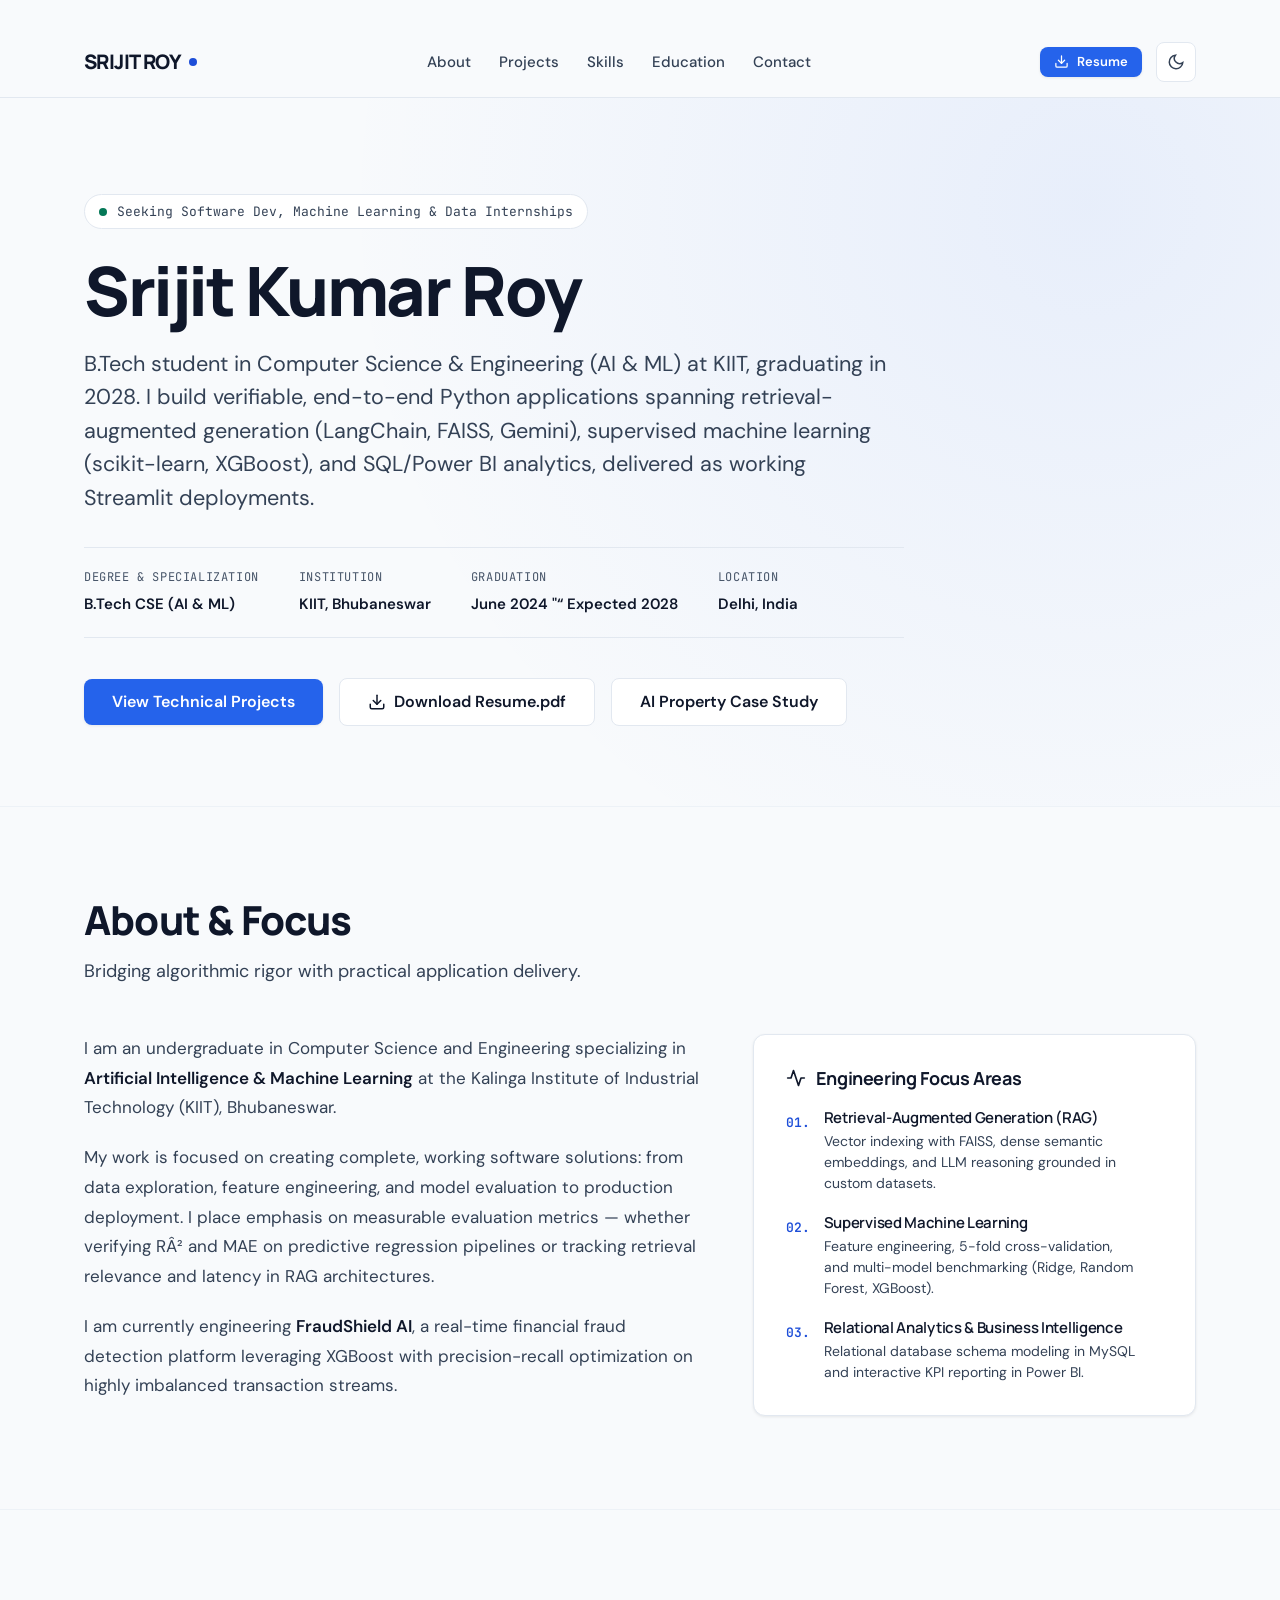
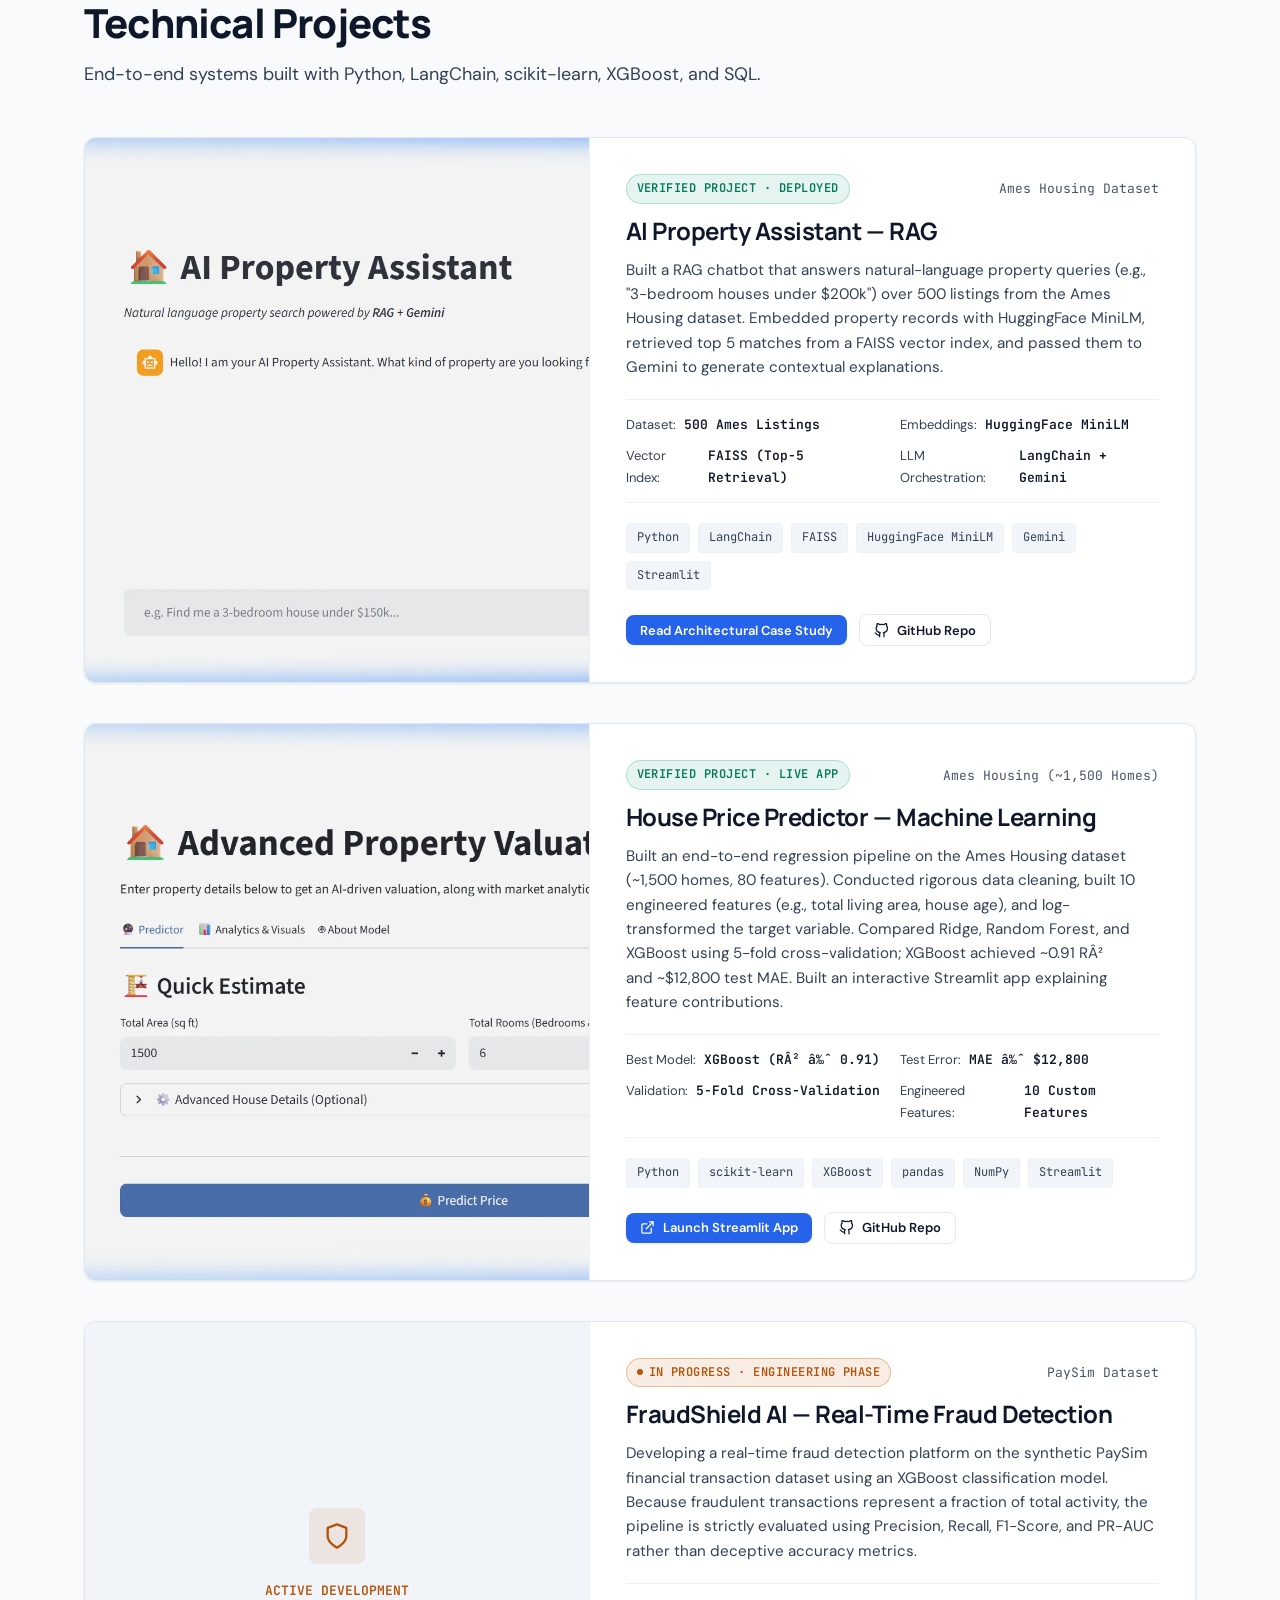
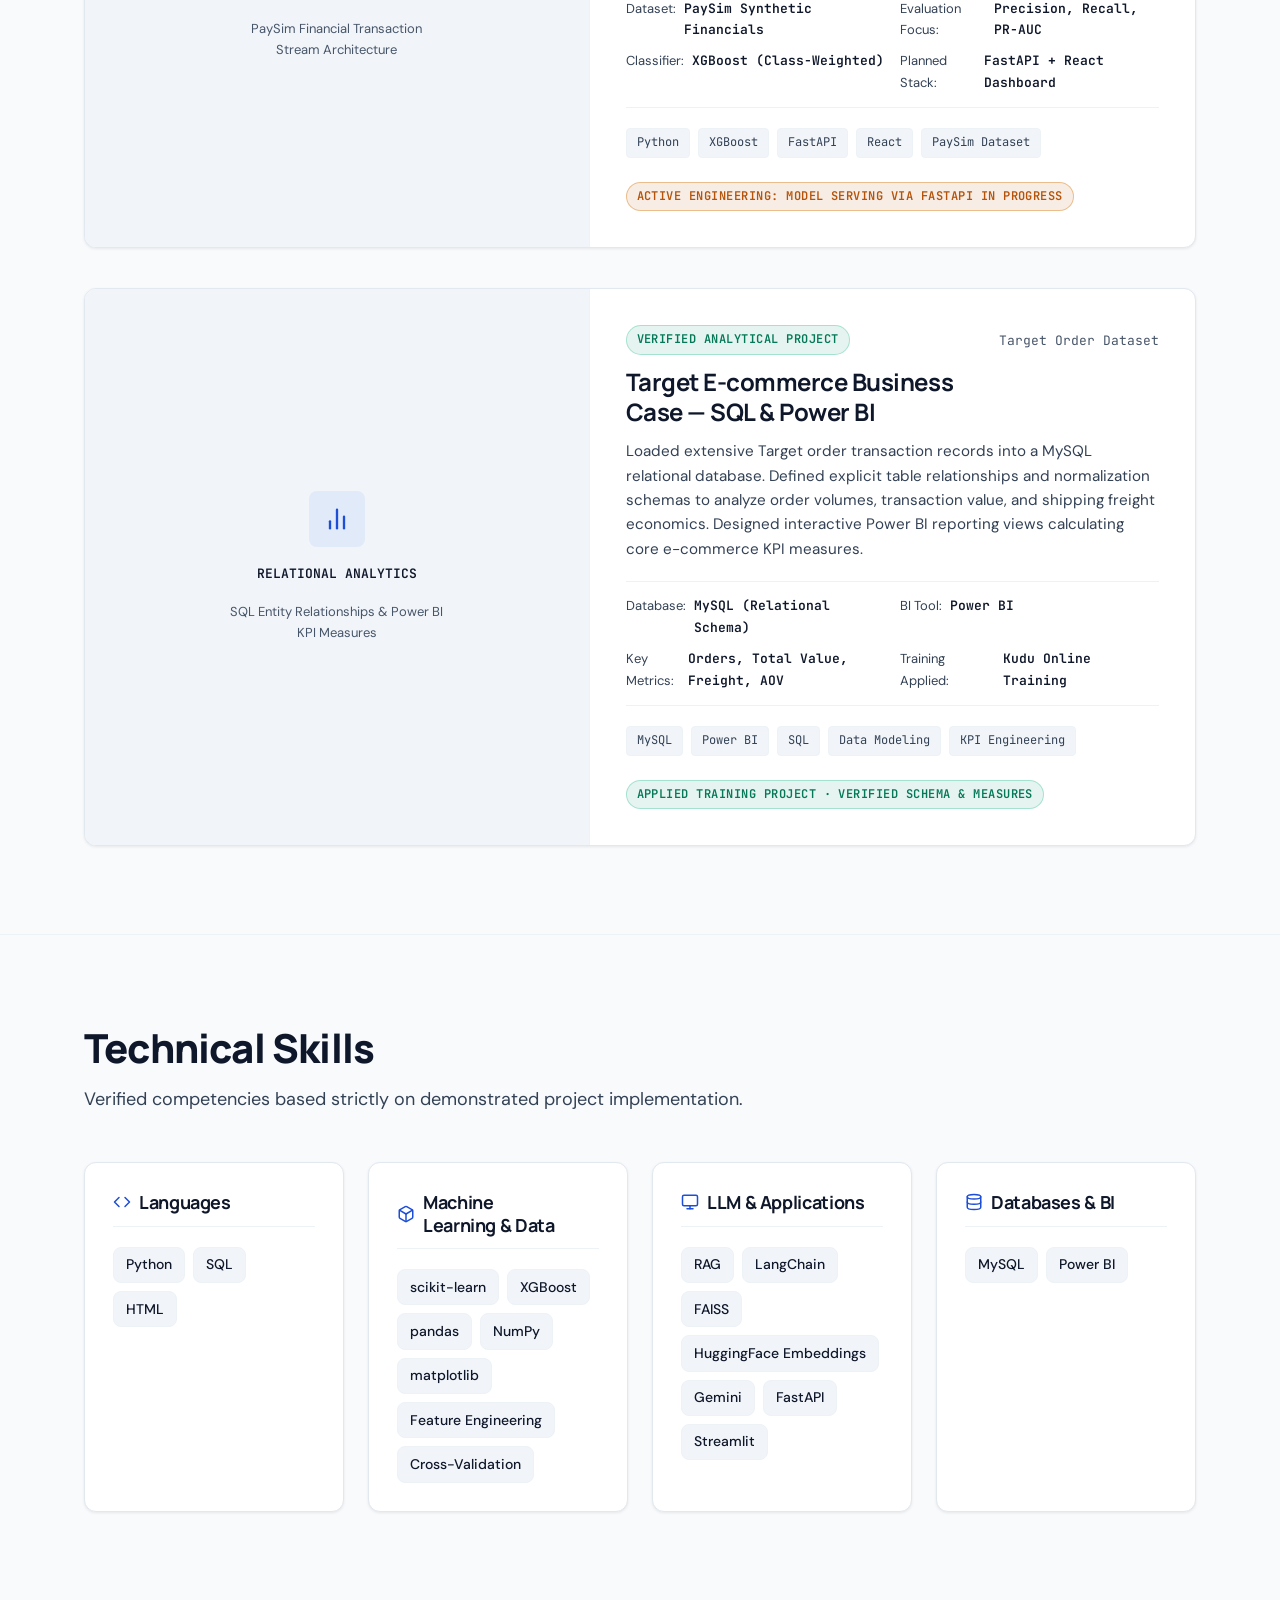
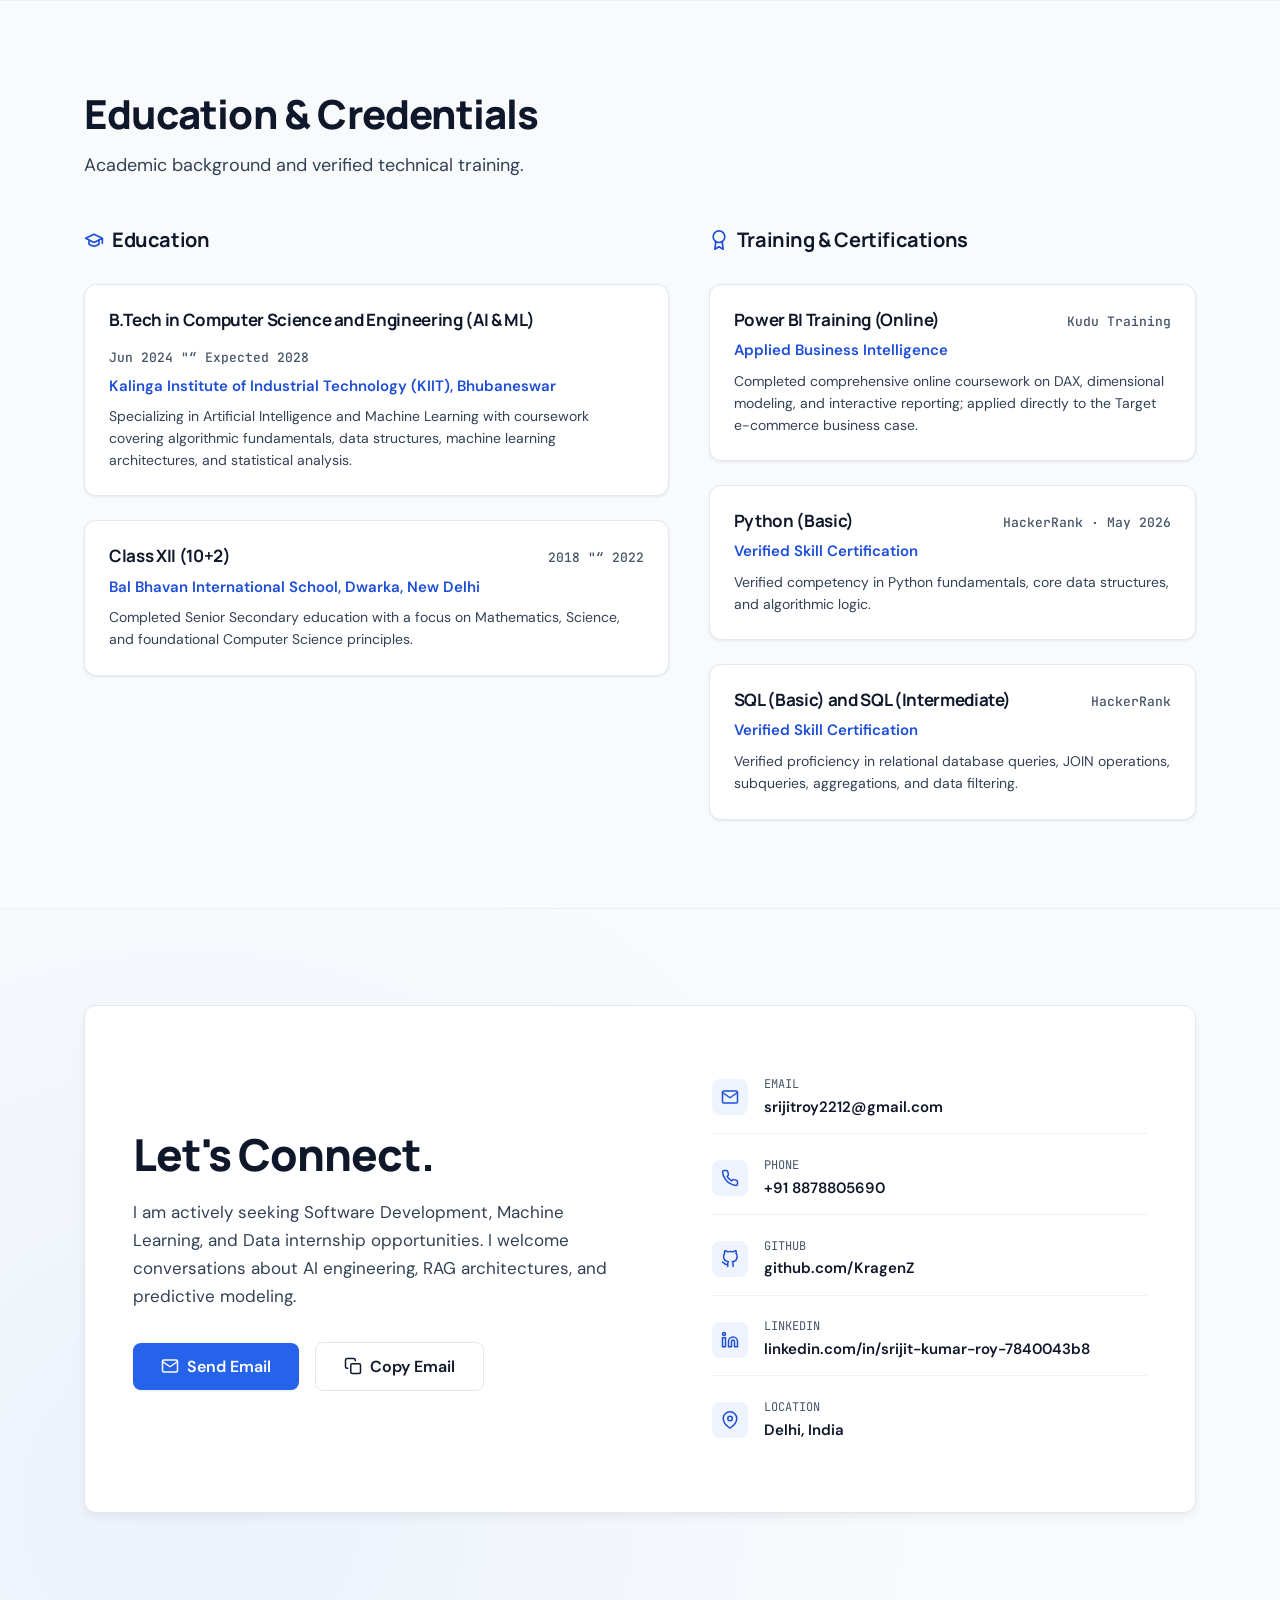
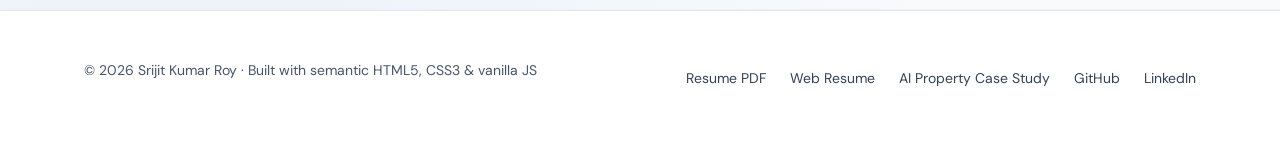
<file: index.html>
﻿﻿<!DOCTYPE html>
<html lang="en">
<head>
    <meta charset="UTF-8">
    <meta name="viewport" content="width=device-width, initial-scale=1.0">
    <link rel="icon" type="image/svg+xml" href="favicon.svg">
    <link rel="shortcut icon" href="favicon.svg">
    <title>Srijit Kumar Roy | AI & Machine Learning Engineer</title>
    <meta name="description" content="Portfolio of Srijit Kumar Roy - B.Tech CSE (AI & ML) student at KIIT. Projects in RAG, LangChain, FAISS, scikit-learn, XGBoost, and SQL/Power BI analytics.">
    <meta name="author" content="Srijit Kumar Roy">
    
    <!-- Open Graph Metadata -->
    <meta property="og:title" content="Srijit Kumar Roy | AI & Machine Learning Engineer">
    <meta property="og:description" content="B.Tech CSE (AI & ML) student at KIIT. End-to-end projects in RAG systems, supervised machine learning, and data analytics.">
    <meta property="og:type" content="website">
    <meta property="og:url" content="https://github.com/KragenZ">

    <!-- Stylesheets -->
        <link rel="canonical" href="https://kragenz.github.io/portfolio/">
<link rel="stylesheet" href="styles.css">
</head>
<body>
    <a href="#main-content" class="skip-link">Skip to main content</a>
    <!-- Site Header & Navigation -->
    <header class="site-header">
        <div class="container nav-container">
            <a href="#hero" class="brand-logo" aria-label="Srijit Kumar Roy Home">
                <span>SRIJIT ROY</span>
                <span class="brand-dot" aria-hidden="true"></span>
            </a>

            <nav aria-label="Main Navigation">
                <ul class="nav-menu" id="nav-menu">
                    <li><a href="#about" class="nav-link">About</a></li>
                    <li><a href="#projects" class="nav-link">Projects</a></li>
                    <li><a href="#skills" class="nav-link">Skills</a></li>
                    <li><a href="#education" class="nav-link">Education</a></li>
                    <li><a href="#contact" class="nav-link">Contact</a></li>
                </ul>
            </nav>

            <div class="nav-actions">
                <a href="assets/Resume.pdf" download="Srijit_Kumar_Roy_Resume.pdf" class="btn btn-primary btn-sm" aria-label="Download Resume PDF">
                    <svg width="15" height="15" viewBox="0 0 24 24" fill="none" stroke="currentColor" stroke-width="2" stroke-linecap="round" stroke-linejoin="round" aria-hidden="true">
                        <path d="M21 15v4a2 2 0 0 1-2 2H5a2 2 0 0 1-2-2v-4"></path>
                        <polyline points="7 10 12 15 17 10"></polyline>
                        <line x1="12" y1="15" x2="12" y2="3"></line>
                    </svg>
                    <span>Resume</span>
                </a>

                <button id="theme-toggle" class="btn-icon" aria-label="Toggle light and dark theme">
                    <svg id="sun-icon" viewBox="0 0 24 24" aria-hidden="true">
                        <circle cx="12" cy="12" r="5"></circle>
                        <line x1="12" y1="1" x2="12" y2="3"></line>
                        <line x1="12" y1="21" x2="12" y2="23"></line>
                        <line x1="4.22" y1="4.22" x2="5.64" y2="5.64"></line>
                        <line x1="18.36" y1="18.36" x2="19.78" y2="19.78"></line>
                        <line x1="1" y1="12" x2="3" y2="12"></line>
                        <line x1="21" y1="12" x2="23" y2="12"></line>
                        <line x1="4.22" y1="19.78" x2="5.64" y2="18.36"></line>
                        <line x1="18.36" y1="5.64" x2="19.78" y2="4.22"></line>
                    </svg>
                    <svg id="moon-icon" viewBox="0 0 24 24" style="display: none;" aria-hidden="true">
                        <path d="M21 12.79A9 9 0 1 1 11.21 3 7 7 0 0 0 21 12.79z"></path>
                    </svg>
                </button>

                <button id="mobile-nav-toggle" class="mobile-nav-toggle" aria-expanded="false" aria-controls="nav-menu" aria-label="Toggle navigation menu">
                    <svg width="20" height="20" viewBox="0 0 24 24" fill="none" stroke="currentColor" stroke-width="2" stroke-linecap="round" stroke-linejoin="round" aria-hidden="true">
                        <line x1="3" y1="12" x2="21" y2="12"></line>
                        <line x1="3" y1="6" x2="21" y2="6"></line>
                        <line x1="3" y1="18" x2="21" y2="18"></line>
                    </svg>
                </button>
            </div>
        </div>
    </header>

    <main id="main-content">
        <!-- Hero Section -->
        <section id="hero" class="hero-section">
            <div class="container hero-grid">
                <div class="hero-content">
                    <div class="hero-status-pill">
                        <span class="status-dot" aria-hidden="true"></span>
                        <span>Seeking Software Dev, Machine Learning & Data Internships</span>
                    </div>

                    <h1 class="hero-title">
                        Srijit Kumar Roy
                    </h1>

                    <p class="hero-subtitle">
                        B.Tech student in Computer Science & Engineering (AI & ML) at KIIT, graduating in 2028. I build verifiable, end-to-end Python applications spanning retrieval-augmented generation (LangChain, FAISS, Gemini), supervised machine learning (scikit-learn, XGBoost), and SQL/Power BI analytics, delivered as working Streamlit deployments.
                    </p>

                    <div class="hero-highlights">
                        <div class="hero-meta-item">
                            <span class="meta-label">Degree & Specialization</span>
                            <span class="meta-value">B.Tech CSE (AI & ML)</span>
                        </div>
                        <div class="hero-meta-item">
                            <span class="meta-label">Institution</span>
                            <span class="meta-value">KIIT, Bhubaneswar</span>
                        </div>
                        <div class="hero-meta-item">
                            <span class="meta-label">Graduation</span>
                            <span class="meta-value">June 2024 "“ Expected 2028</span>
                        </div>
                        <div class="hero-meta-item">
                            <span class="meta-label">Location</span>
                            <span class="meta-value">Delhi, India</span>
                        </div>
                    </div>

                    <div class="hero-actions">
                        <a href="#projects" class="btn btn-primary btn-lg">View Technical Projects</a>
                        <a href="assets/Resume.pdf" download="Srijit_Kumar_Roy_Resume.pdf" class="btn btn-secondary btn-lg">
                            <svg width="18" height="18" viewBox="0 0 24 24" fill="none" stroke="currentColor" stroke-width="2" stroke-linecap="round" stroke-linejoin="round" aria-hidden="true">
                                <path d="M21 15v4a2 2 0 0 1-2 2H5a2 2 0 0 1-2-2v-4"></path>
                                <polyline points="7 10 12 15 17 10"></polyline>
                                <line x1="12" y1="15" x2="12" y2="3"></line>
                            </svg>
                            Download Resume.pdf
                        </a>
                        <a href="case_study_pa.html" class="btn btn-secondary btn-lg">AI Property Case Study</a>
                    </div>
                </div>
            </div>
        </section>

        <!-- About & Core Engineering Focus -->
        <section id="about">
            <div class="container">
                <div class="section-header">
                    <h2 class="section-title">About & Focus</h2>
                    <p class="section-lead">
                        Bridging algorithmic rigor with practical application delivery.
                    </p>
                </div>

                <div class="about-grid">
                    <div class="about-narrative">
                        <p>
                            I am an undergraduate in Computer Science and Engineering specializing in <strong>Artificial Intelligence & Machine Learning</strong> at the Kalinga Institute of Industrial Technology (KIIT), Bhubaneswar.
                        </p>
                        <p>
                            My work is focused on creating complete, working software solutions: from data exploration, feature engineering, and model evaluation to production deployment. I place emphasis on measurable evaluation metrics — whether verifying RÂ² and MAE on predictive regression pipelines or tracking retrieval relevance and latency in RAG architectures.
                        </p>
                        <p>
                            I am currently engineering <strong>FraudShield AI</strong>, a real-time financial fraud detection platform leveraging XGBoost with precision-recall optimization on highly imbalanced transaction streams.
                        </p>
                    </div>

                    <div class="about-card">
                        <h3 class="about-card-title">
                            <svg width="20" height="20" viewBox="0 0 24 24" fill="none" stroke="currentColor" stroke-width="2" stroke-linecap="round" stroke-linejoin="round" aria-hidden="true">
                                <polyline points="22 12 18 12 15 21 9 3 6 12 2 12"></polyline>
                            </svg>
                            Engineering Focus Areas
                        </h3>
                        <div class="focus-list">
                            <div class="focus-item">
                                <span class="focus-num">01.</span>
                                <div class="focus-text">
                                    <h4>Retrieval-Augmented Generation (RAG)</h4>
                                    <p>Vector indexing with FAISS, dense semantic embeddings, and LLM reasoning grounded in custom datasets.</p>
                                </div>
                            </div>
                            <div class="focus-item">
                                <span class="focus-num">02.</span>
                                <div class="focus-text">
                                    <h4>Supervised Machine Learning</h4>
                                    <p>Feature engineering, 5-fold cross-validation, and multi-model benchmarking (Ridge, Random Forest, XGBoost).</p>
                                </div>
                            </div>
                            <div class="focus-item">
                                <span class="focus-num">03.</span>
                                <div class="focus-text">
                                    <h4>Relational Analytics & Business Intelligence</h4>
                                    <p>Relational database schema modeling in MySQL and interactive KPI reporting in Power BI.</p>
                                </div>
                            </div>
                        </div>
                    </div>
                </div>
            </div>
        </section>

        <!-- Technical Projects Showcase -->
        <section id="projects">
            <div class="container">
                <div class="section-header">
                    <h2 class="section-title">Technical Projects</h2>
                    <p class="section-lead">
                        End-to-end systems built with Python, LangChain, scikit-learn, XGBoost, and SQL.
                    </p>
                </div>

                <div class="projects-grid">
                    <!-- Project 1: AI Property Assistant -->
                    <article class="project-card">
                        <div class="project-media">
                            <img src="assets/ai_property.webp" alt="AI Property Assistant Interface showing natural language property search" loading="lazy">
                        </div>
                        <div class="project-body">
                            <div>
                                <div class="project-header-top">
                                    <span class="badge badge-verified">Verified Project · Deployed</span>
                                    <span class="mono" style="font-size: 0.8125rem; color: var(--text-muted);">Ames Housing Dataset</span>
                                </div>
                                <h3 class="project-title">AI Property Assistant — RAG</h3>
                                <p class="project-description">
                                    Built a RAG chatbot that answers natural-language property queries (e.g., "3-bedroom houses under $200k") over 500 listings from the Ames Housing dataset. Embedded property records with HuggingFace MiniLM, retrieved top 5 matches from a FAISS vector index, and passed them to Gemini to generate contextual explanations.
                                </p>

                                <div class="project-specs">
                                    <div class="spec-list">
                                        <div class="spec-item">
                                            <span>Dataset:</span>
                                            <strong>500 Ames Listings</strong>
                                        </div>
                                        <div class="spec-item">
                                            <span>Embeddings:</span>
                                            <strong>HuggingFace MiniLM</strong>
                                        </div>
                                        <div class="spec-item">
                                            <span>Vector Index:</span>
                                            <strong>FAISS (Top-5 Retrieval)</strong>
                                        </div>
                                        <div class="spec-item">
                                            <span>LLM Orchestration:</span>
                                            <strong>LangChain + Gemini</strong>
                                        </div>
                                    </div>
                                </div>

                                <div class="tags-list">
                                    <span class="tag-pill">Python</span>
                                    <span class="tag-pill">LangChain</span>
                                    <span class="tag-pill">FAISS</span>
                                    <span class="tag-pill">HuggingFace MiniLM</span>
                                    <span class="tag-pill">Gemini</span>
                                    <span class="tag-pill">Streamlit</span>
                                </div>
                            </div>

                            <div class="project-actions">
                                <a href="case_study_pa.html" class="btn btn-primary btn-sm">Read Architectural Case Study</a>
                                <a href="https://github.com/KragenZ/ai-property-assistant-rag" target="_blank" rel="noopener noreferrer" class="btn btn-secondary btn-sm">
                                    <svg width="15" height="15" viewBox="0 0 24 24" fill="none" stroke="currentColor" stroke-width="2" stroke-linecap="round" stroke-linejoin="round" aria-hidden="true">
                                        <path d="M9 19c-5 1.5-5-2.5-7-3m14 6v-3.87a3.37 3.37 0 0 0-.94-2.61c3.14-.35 6.44-1.54 6.44-7A5.44 5.44 0 0 0 20 4.77 5.07 5.07 0 0 0 19.91 1S18.73.65 16 2.48a13.38 13.38 0 0 0-7 0C6.27.65 5.09 1 5.09 1A5.07 5.07 0 0 0 5 4.77a5.44 5.44 0 0 0-1.5 3.78c0 5.42 3.3 6.61 6.44 7A3.37 3.37 0 0 0 9 18.13V22"></path>
                                    </svg>
                                    GitHub Repo
                                </a>
                            </div>
                        </div>
                    </article>

                    <!-- Project 2: House Price Predictor -->
                    <article class="project-card">
                        <div class="project-media">
                            <img src="assets/house_price.webp" alt="House Price Predictor Dashboard with feature contribution metrics" loading="lazy">
                        </div>
                        <div class="project-body">
                            <div>
                                <div class="project-header-top">
                                    <span class="badge badge-verified">Verified Project · Live App</span>
                                    <span class="mono" style="font-size: 0.8125rem; color: var(--text-muted);">Ames Housing (~1,500 Homes)</span>
                                </div>
                                <h3 class="project-title">House Price Predictor — Machine Learning</h3>
                                <p class="project-description">
                                    Built an end-to-end regression pipeline on the Ames Housing dataset (~1,500 homes, 80 features). Conducted rigorous data cleaning, built 10 engineered features (e.g., total living area, house age), and log-transformed the target variable. Compared Ridge, Random Forest, and XGBoost using 5-fold cross-validation; XGBoost achieved ~0.91 RÂ² and ~$12,800 test MAE. Built an interactive Streamlit app explaining feature contributions.
                                </p>

                                <div class="project-specs">
                                    <div class="spec-list">
                                        <div class="spec-item">
                                            <span>Best Model:</span>
                                            <strong>XGBoost (RÂ² â‰ˆ 0.91)</strong>
                                        </div>
                                        <div class="spec-item">
                                            <span>Test Error:</span>
                                            <strong>MAE â‰ˆ $12,800</strong>
                                        </div>
                                        <div class="spec-item">
                                            <span>Validation:</span>
                                            <strong>5-Fold Cross-Validation</strong>
                                        </div>
                                        <div class="spec-item">
                                            <span>Engineered Features:</span>
                                            <strong>10 Custom Features</strong>
                                        </div>
                                    </div>
                                </div>

                                <div class="tags-list">
                                    <span class="tag-pill">Python</span>
                                    <span class="tag-pill">scikit-learn</span>
                                    <span class="tag-pill">XGBoost</span>
                                    <span class="tag-pill">pandas</span>
                                    <span class="tag-pill">NumPy</span>
                                    <span class="tag-pill">Streamlit</span>
                                </div>
                            </div>

                            <div class="project-actions">
                                <a href="https://house-price-predictor-ml-nh9zrtguvhpmhwsys9qexr.streamlit.app/" target="_blank" rel="noopener noreferrer" class="btn btn-primary btn-sm">
                                    <svg width="15" height="15" viewBox="0 0 24 24" fill="none" stroke="currentColor" stroke-width="2" stroke-linecap="round" stroke-linejoin="round" aria-hidden="true">
                                        <path d="M18 13v6a2 2 0 0 1-2 2H5a2 2 0 0 1-2-2V8a2 2 0 0 1 2-2h6"></path>
                                        <polyline points="15 3 21 3 21 9"></polyline>
                                        <line x1="10" y1="14" x2="21" y2="3"></line>
                                    </svg>
                                    Launch Streamlit App
                                </a>
                                <a href="https://github.com/KragenZ/house-price-predictor-ml" target="_blank" rel="noopener noreferrer" class="btn btn-secondary btn-sm">
                                    <svg width="15" height="15" viewBox="0 0 24 24" fill="none" stroke="currentColor" stroke-width="2" stroke-linecap="round" stroke-linejoin="round" aria-hidden="true">
                                        <path d="M9 19c-5 1.5-5-2.5-7-3m14 6v-3.87a3.37 3.37 0 0 0-.94-2.61c3.14-.35 6.44-1.54 6.44-7A5.44 5.44 0 0 0 20 4.77 5.07 5.07 0 0 0 19.91 1S18.73.65 16 2.48a13.38 13.38 0 0 0-7 0C6.27.65 5.09 1 5.09 1A5.07 5.07 0 0 0 5 4.77a5.44 5.44 0 0 0-1.5 3.78c0 5.42 3.3 6.61 6.44 7A3.37 3.37 0 0 0 9 18.13V22"></path>
                                    </svg>
                                    GitHub Repo
                                </a>
                            </div>
                        </div>
                    </article>

                    <!-- Project 3: FraudShield AI (IN PROGRESS) -->
                    <article class="project-card">
                        <div class="project-media" style="flex-direction: column; padding: 2rem; text-align: center; gap: 1rem;">
                            <div style="width: 56px; height: 56px; border-radius: var(--radius-md); background: var(--accent-subtle); color: var(--accent-text); display: flex; align-items: center; justify-content: center;">
                                <svg width="28" height="28" viewBox="0 0 24 24" fill="none" stroke="currentColor" stroke-width="2" stroke-linecap="round" stroke-linejoin="round" aria-hidden="true">
                                    <path d="M12 22s8-4 8-10V5l-8-3-8 3v7c0 6 8 10 8 10z"></path>
                                </svg>
                            </div>
                            <span class="mono" style="font-size: 0.8125rem; color: var(--accent-text); font-weight: 600;">ACTIVE DEVELOPMENT</span>
                            <p style="font-size: 0.8125rem; color: var(--text-muted); max-width: 28ch;">PaySim Financial Transaction Stream Architecture</p>
                        </div>
                        <div class="project-body">
                            <div>
                                <div class="project-header-top">
                                    <span class="badge badge-progress">
                                        <span class="badge-progress-dot" aria-hidden="true"></span>
                                        In Progress · Engineering Phase
                                    </span>
                                    <span class="mono" style="font-size: 0.8125rem; color: var(--text-muted);">PaySim Dataset</span>
                                </div>
                                <h3 class="project-title">FraudShield AI — Real-Time Fraud Detection</h3>
                                <p class="project-description">
                                    Developing a real-time fraud detection platform on the synthetic PaySim financial transaction dataset using an XGBoost classification model. Because fraudulent transactions represent a fraction of total activity, the pipeline is strictly evaluated using Precision, Recall, F1-Score, and PR-AUC rather than deceptive accuracy metrics.
                                </p>

                                <div class="project-specs">
                                    <div class="spec-list">
                                        <div class="spec-item">
                                            <span>Dataset:</span>
                                            <strong>PaySim Synthetic Financials</strong>
                                        </div>
                                        <div class="spec-item">
                                            <span>Evaluation Focus:</span>
                                            <strong>Precision, Recall, PR-AUC</strong>
                                        </div>
                                        <div class="spec-item">
                                            <span>Classifier:</span>
                                            <strong>XGBoost (Class-Weighted)</strong>
                                        </div>
                                        <div class="spec-item">
                                            <span>Planned Stack:</span>
                                            <strong>FastAPI + React Dashboard</strong>
                                        </div>
                                    </div>
                                </div>

                                <div class="tags-list">
                                    <span class="tag-pill">Python</span>
                                    <span class="tag-pill">XGBoost</span>
                                    <span class="tag-pill">FastAPI</span>
                                    <span class="tag-pill">React</span>
                                    <span class="tag-pill">PaySim Dataset</span>
                                </div>
                            </div>

                            <div class="project-actions">
                                <span class="badge badge-progress">
                                    Active Engineering: Model serving via FastAPI in progress
                                </span>
                            </div>
                        </div>
                    </article>

                    <!-- Project 4: Target E-commerce Business Case -->
                    <article class="project-card">
                        <div class="project-media" style="flex-direction: column; padding: 2rem; text-align: center; gap: 1rem;">
                            <div style="width: 56px; height: 56px; border-radius: var(--radius-md); background: var(--brand-subtle); color: var(--brand-text); display: flex; align-items: center; justify-content: center;">
                                <svg width="28" height="28" viewBox="0 0 24 24" fill="none" stroke="currentColor" stroke-width="2" stroke-linecap="round" stroke-linejoin="round" aria-hidden="true">
                                    <line x1="18" y1="20" x2="18" y2="10"></line>
                                    <line x1="12" y1="20" x2="12" y2="4"></line>
                                    <line x1="6" y1="20" x2="6" y2="14"></line>
                                </svg>
                            </div>
                            <span class="mono" style="font-size: 0.8125rem; color: var(--text-primary); font-weight: 600;">RELATIONAL ANALYTICS</span>
                            <p style="font-size: 0.8125rem; color: var(--text-muted); max-width: 28ch;">SQL Entity Relationships & Power BI KPI Measures</p>
                        </div>
                        <div class="project-body">
                            <div>
                                <div class="project-header-top">
                                    <span class="badge badge-verified">Verified Analytical Project</span>
                                    <span class="mono" style="font-size: 0.8125rem; color: var(--text-muted);">Target Order Dataset</span>
                                </div>
                                <h3 class="project-title">Target E-commerce Business Case — SQL & Power BI</h3>
                                <p class="project-description">
                                    Loaded extensive Target order transaction records into a MySQL relational database. Defined explicit table relationships and normalization schemas to analyze order volumes, transaction value, and shipping freight economics. Designed interactive Power BI reporting views calculating core e-commerce KPI measures.
                                </p>

                                <div class="project-specs">
                                    <div class="spec-list">
                                        <div class="spec-item">
                                            <span>Database:</span>
                                            <strong>MySQL (Relational Schema)</strong>
                                        </div>
                                        <div class="spec-item">
                                            <span>BI Tool:</span>
                                            <strong>Power BI</strong>
                                        </div>
                                        <div class="spec-item">
                                            <span>Key Metrics:</span>
                                            <strong>Orders, Total Value, Freight, AOV</strong>
                                        </div>
                                        <div class="spec-item">
                                            <span>Training Applied:</span>
                                            <strong>Kudu Online Training</strong>
                                        </div>
                                    </div>
                                </div>

                                <div class="tags-list">
                                    <span class="tag-pill">MySQL</span>
                                    <span class="tag-pill">Power BI</span>
                                    <span class="tag-pill">SQL</span>
                                    <span class="tag-pill">Data Modeling</span>
                                    <span class="tag-pill">KPI Engineering</span>
                                </div>
                            </div>

                            <div class="project-actions">
                                <span class="badge badge-verified">
                                    Applied Training Project · Verified Schema & Measures
                                </span>
                            </div>
                        </div>
                    </article>
                </div>
            </div>
        </section>

        <!-- Technical Skills Section -->
        <section id="skills">
            <div class="container">
                <div class="section-header">
                    <h2 class="section-title">Technical Skills</h2>
                    <p class="section-lead">
                        Verified competencies based strictly on demonstrated project implementation.
                    </p>
                </div>

                <div class="skills-container">
                    <!-- Languages -->
                    <div class="skill-category-card">
                        <div class="category-header">
                            <h3 class="category-title">
                                <svg width="18" height="18" viewBox="0 0 24 24" fill="none" stroke="currentColor" stroke-width="2" stroke-linecap="round" stroke-linejoin="round" aria-hidden="true">
                                    <polyline points="16 18 22 12 16 6"></polyline>
                                    <polyline points="8 6 2 12 8 18"></polyline>
                                </svg>
                                <span>Languages</span>
                            </h3>
                        </div>
                        <div class="skill-tokens">
                            <span class="skill-token">Python</span>
                            <span class="skill-token">SQL</span>
                            <span class="skill-token">HTML</span>
                        </div>
                    </div>

                    <!-- Machine Learning & Data -->
                    <div class="skill-category-card">
                        <div class="category-header">
                            <h3 class="category-title">
                                <svg width="18" height="18" viewBox="0 0 24 24" fill="none" stroke="currentColor" stroke-width="2" stroke-linecap="round" stroke-linejoin="round" aria-hidden="true">
                                    <path d="M21 16V8a2 2 0 0 0-1-1.73l-7-4a2 2 0 0 0-2 0l-7 4A2 2 0 0 0 3 8v8a2 2 0 0 0 1 1.73l7 4a2 2 0 0 0 2 0l7-4A2 2 0 0 0 21 16z"></path>
                                    <polyline points="3.27 6.96 12 12.01 20.73 6.96"></polyline>
                                    <line x1="12" y1="22.08" x2="12" y2="12"></line>
                                </svg>
                                <span>Machine Learning & Data</span>
                            </h3>
                        </div>
                        <div class="skill-tokens">
                            <span class="skill-token">scikit-learn</span>
                            <span class="skill-token">XGBoost</span>
                            <span class="skill-token">pandas</span>
                            <span class="skill-token">NumPy</span>
                            <span class="skill-token">matplotlib</span>
                            <span class="skill-token">Feature Engineering</span>
                            <span class="skill-token">Cross-Validation</span>
                        </div>
                    </div>

                    <!-- LLM & Applications -->
                    <div class="skill-category-card">
                        <div class="category-header">
                            <h3 class="category-title">
                                <svg width="18" height="18" viewBox="0 0 24 24" fill="none" stroke="currentColor" stroke-width="2" stroke-linecap="round" stroke-linejoin="round" aria-hidden="true">
                                    <rect x="2" y="3" width="20" height="14" rx="2" ry="2"></rect>
                                    <line x1="8" y1="21" x2="16" y2="21"></line>
                                    <line x1="12" y1="17" x2="12" y2="21"></line>
                                </svg>
                                <span>LLM & Applications</span>
                            </h3>
                        </div>
                        <div class="skill-tokens">
                            <span class="skill-token">RAG</span>
                            <span class="skill-token">LangChain</span>
                            <span class="skill-token">FAISS</span>
                            <span class="skill-token">HuggingFace Embeddings</span>
                            <span class="skill-token">Gemini</span>
                            <span class="skill-token">FastAPI</span>
                            <span class="skill-token">Streamlit</span>
                        </div>
                    </div>

                    <!-- Databases & BI -->
                    <div class="skill-category-card">
                        <div class="category-header">
                            <h3 class="category-title">
                                <svg width="18" height="18" viewBox="0 0 24 24" fill="none" stroke="currentColor" stroke-width="2" stroke-linecap="round" stroke-linejoin="round" aria-hidden="true">
                                    <ellipse cx="12" cy="5" rx="9" ry="3"></ellipse>
                                    <path d="M21 12c0 1.66-4 3-9 3s-9-1.34-9-3"></path>
                                    <path d="M3 5v14c0 1.66 4 3 9 3s9-1.34 9-3V5"></path>
                                </svg>
                                <span>Databases & BI</span>
                            </h3>
                        </div>
                        <div class="skill-tokens">
                            <span class="skill-token">MySQL</span>
                            <span class="skill-token">Power BI</span>
                        </div>
                    </div>
                </div>
            </div>
        </section>

        <!-- Education & Certifications Section -->
        <section id="education">
            <div class="container">
                <div class="section-header">
                    <h2 class="section-title">Education & Credentials</h2>
                    <p class="section-lead">
                        Academic background and verified technical training.
                    </p>
                </div>

                <div class="edu-cert-grid">
                    <!-- Education Column -->
                    <div class="edu-column">
                        <h3 class="column-title">
                            <svg width="20" height="20" viewBox="0 0 24 24" fill="none" stroke="currentColor" stroke-width="2" stroke-linecap="round" stroke-linejoin="round" aria-hidden="true">
                                <path d="M22 10v6M2 10l10-5 10 5-10 5z"></path>
                                <path d="M6 12v5c3 3 9 3 12 0v-5"></path>
                            </svg>
                            Education
                        </h3>

                        <div class="entry-card">
                            <div class="entry-header">
                                <h4 class="entry-title">B.Tech in Computer Science and Engineering (AI & ML)</h4>
                                <span class="entry-time">Jun 2024 "“ Expected 2028</span>
                            </div>
                            <div class="entry-institution">Kalinga Institute of Industrial Technology (KIIT), Bhubaneswar</div>
                            <p class="entry-detail">
                                Specializing in Artificial Intelligence and Machine Learning with coursework covering algorithmic fundamentals, data structures, machine learning architectures, and statistical analysis.
                            </p>
                        </div>

                        <div class="entry-card">
                            <div class="entry-header">
                                <h4 class="entry-title">Class XII (10+2)</h4>
                                <span class="entry-time">2018 "“ 2022</span>
                            </div>
                            <div class="entry-institution">Bal Bhavan International School, Dwarka, New Delhi</div>
                            <p class="entry-detail">
                                Completed Senior Secondary education with a focus on Mathematics, Science, and foundational Computer Science principles.
                            </p>
                        </div>
                    </div>

                    <!-- Certifications Column -->
                    <div class="cert-column">
                        <h3 class="column-title">
                            <svg width="20" height="20" viewBox="0 0 24 24" fill="none" stroke="currentColor" stroke-width="2" stroke-linecap="round" stroke-linejoin="round" aria-hidden="true">
                                <circle cx="12" cy="8" r="7"></circle>
                                <polyline points="8.21 13.89 7 23 12 20 17 23 15.79 13.88"></polyline>
                            </svg>
                            Training & Certifications
                        </h3>

                        <div class="entry-card">
                            <div class="entry-header">
                                <h4 class="entry-title">Power BI Training (Online)</h4>
                                <span class="entry-time">Kudu Training</span>
                            </div>
                            <div class="entry-institution">Applied Business Intelligence</div>
                            <p class="entry-detail">
                                Completed comprehensive online coursework on DAX, dimensional modeling, and interactive reporting; applied directly to the Target e-commerce business case.
                            </p>
                        </div>

                        <div class="entry-card">
                            <div class="entry-header">
                                <h4 class="entry-title">Python (Basic)</h4>
                                <span class="entry-time">HackerRank · May 2026</span>
                            </div>
                            <div class="entry-institution">Verified Skill Certification</div>
                            <p class="entry-detail">
                                Verified competency in Python fundamentals, core data structures, and algorithmic logic.
                            </p>
                        </div>

                        <div class="entry-card">
                            <div class="entry-header">
                                <h4 class="entry-title">SQL (Basic) and SQL (Intermediate)</h4>
                                <span class="entry-time">HackerRank</span>
                            </div>
                            <div class="entry-institution">Verified Skill Certification</div>
                            <p class="entry-detail">
                                Verified proficiency in relational database queries, JOIN operations, subqueries, aggregations, and data filtering.
                            </p>
                        </div>
                    </div>
                </div>
            </div>
        </section>

        <!-- Contact Section -->
        <section id="contact" class="contact-section">
            <div class="container">
                <div class="contact-card">
                    <div>
                        <h2 class="contact-title">Let's Connect.</h2>
                        <p class="contact-lead">
                            I am actively seeking Software Development, Machine Learning, and Data internship opportunities. I welcome conversations about AI engineering, RAG architectures, and predictive modeling.
                        </p>
                        <div class="hero-actions">
                            <a href="mailto:srijitroy2212@gmail.com" class="btn btn-primary btn-lg">
                                <svg width="18" height="18" viewBox="0 0 24 24" fill="none" stroke="currentColor" stroke-width="2" stroke-linecap="round" stroke-linejoin="round" aria-hidden="true">
                                    <path d="M4 4h16c1.1 0 2 .9 2 2v12c0 1.1-.9 2-2 2H4c-1.1 0-2-.9-2-2V6c0-1.1.9-2 2-2z"></path>
                                    <polyline points="22,6 12,13 2,6"></polyline>
                                </svg>
                                Send Email
                            </a>
                            <button id="copy-email-btn" class="btn btn-secondary btn-lg" aria-label="Copy email address to clipboard">
                                <svg width="18" height="18" viewBox="0 0 24 24" fill="none" stroke="currentColor" stroke-width="2" stroke-linecap="round" stroke-linejoin="round" aria-hidden="true">
                                    <rect x="9" y="9" width="13" height="13" rx="2" ry="2"></rect>
                                    <path d="M5 15H4a2 2 0 0 1-2-2V4a2 2 0 0 1 2-2h9a2 2 0 0 1 2 2v1"></path>
                                </svg>
                                Copy Email
                            </button>
                        </div>
                    </div>

                    <div class="contact-methods">
                        <a href="mailto:srijitroy2212@gmail.com" class="contact-item">
                            <div class="contact-icon" aria-hidden="true">
                                <svg width="18" height="18" viewBox="0 0 24 24" fill="none" stroke="currentColor" stroke-width="2" stroke-linecap="round" stroke-linejoin="round">
                                    <path d="M4 4h16c1.1 0 2 .9 2 2v12c0 1.1-.9 2-2 2H4c-1.1 0-2-.9-2-2V6c0-1.1.9-2 2-2z"></path>
                                    <polyline points="22,6 12,13 2,6"></polyline>
                                </svg>
                            </div>
                            <div class="contact-text-group">
                                <span class="contact-label">Email</span>
                                <span class="contact-val">srijitroy2212@gmail.com</span>
                            </div>
                        </a>

                        <div class="contact-item">
                            <div class="contact-icon" aria-hidden="true">
                                <svg width="18" height="18" viewBox="0 0 24 24" fill="none" stroke="currentColor" stroke-width="2" stroke-linecap="round" stroke-linejoin="round">
                                    <path d="M22 16.92v3a2 2 0 0 1-2.18 2 19.79 19.79 0 0 1-8.63-3.07 19.5 19.5 0 0 1-6-6 19.79 19.79 0 0 1-3.07-8.67A2 2 0 0 1 4.11 2h3a2 2 0 0 1 2 1.72 12.84 12.84 0 0 0 .7 2.81 2 2 0 0 1-.45 2.11L8.09 9.91a16 16 0 0 0 6 6l1.27-1.27a2 2 0 0 1 2.11-.45 12.84 12.84 0 0 0 2.81.7A2 2 0 0 1 22 16.92z"></path>
                                </svg>
                            </div>
                            <div class="contact-text-group">
                                <span class="contact-label">Phone</span>
                                <span class="contact-val">+91 8878805690</span>
                            </div>
                        </div>

                        <a href="https://github.com/KragenZ" target="_blank" rel="noopener noreferrer" class="contact-item">
                            <div class="contact-icon" aria-hidden="true">
                                <svg width="18" height="18" viewBox="0 0 24 24" fill="none" stroke="currentColor" stroke-width="2" stroke-linecap="round" stroke-linejoin="round">
                                    <path d="M9 19c-5 1.5-5-2.5-7-3m14 6v-3.87a3.37 3.37 0 0 0-.94-2.61c3.14-.35 6.44-1.54 6.44-7A5.44 5.44 0 0 0 20 4.77 5.07 5.07 0 0 0 19.91 1S18.73.65 16 2.48a13.38 13.38 0 0 0-7 0C6.27.65 5.09 1 5.09 1A5.07 5.07 0 0 0 5 4.77a5.44 5.44 0 0 0-1.5 3.78c0 5.42 3.3 6.61 6.44 7A3.37 3.37 0 0 0 9 18.13V22"></path>
                                </svg>
                            </div>
                            <div class="contact-text-group">
                                <span class="contact-label">GitHub</span>
                                <span class="contact-val">github.com/KragenZ</span>
                            </div>
                        </a>

                        <a href="https://linkedin.com/in/srijit-kumar-roy-7840043b8" target="_blank" rel="noopener noreferrer" class="contact-item">
                            <div class="contact-icon" aria-hidden="true">
                                <svg width="18" height="18" viewBox="0 0 24 24" fill="none" stroke="currentColor" stroke-width="2" stroke-linecap="round" stroke-linejoin="round">
                                    <path d="M16 8a6 6 0 0 1 6 6v7h-4v-7a2 2 0 0 0-2-2 2 2 0 0 0-2 2v7h-4v-7a6 6 0 0 1 6-6z"></path>
                                    <rect x="2" y="9" width="4" height="12"></rect>
                                    <circle cx="4" cy="4" r="2"></circle>
                                </svg>
                            </div>
                            <div class="contact-text-group">
                                <span class="contact-label">LinkedIn</span>
                                <span class="contact-val">linkedin.com/in/srijit-kumar-roy-7840043b8</span>
                            </div>
                        </a>

                        <div class="contact-item">
                            <div class="contact-icon" aria-hidden="true">
                                <svg width="18" height="18" viewBox="0 0 24 24" fill="none" stroke="currentColor" stroke-width="2" stroke-linecap="round" stroke-linejoin="round">
                                    <path d="M21 10c0 7-9 13-9 13s-9-6-9-13a9 9 0 0 1 18 0z"></path>
                                    <circle cx="12" cy="10" r="3"></circle>
                                </svg>
                            </div>
                            <div class="contact-text-group">
                                <span class="contact-label">Location</span>
                                <span class="contact-val">Delhi, India</span>
                            </div>
                        </div>
                    </div>
                </div>
            </div>
        </section>
    </main>

    <!-- Site Footer -->
    <footer class="site-footer">
        <div class="container footer-content">
            <p class="footer-copy">
                &copy; 2026 Srijit Kumar Roy · Built with semantic HTML5, CSS3 & vanilla JS
            </p>
            <div class="footer-links">
                <a href="assets/Resume.pdf" download="Srijit_Kumar_Roy_Resume.pdf" class="footer-link">Resume PDF</a>
                <a href="resume.html" class="footer-link">Web Resume</a>
                <a href="case_study_pa.html" class="footer-link">AI Property Case Study</a>
                <a href="https://github.com/KragenZ" target="_blank" rel="noopener noreferrer" class="footer-link">GitHub</a>
                <a href="https://linkedin.com/in/srijit-kumar-roy-7840043b8" target="_blank" rel="noopener noreferrer" class="footer-link">LinkedIn</a>
            </div>
        </div>
    </footer>

    <!-- Toast Notification for Actions -->
    <div id="toast" class="toast" role="status" aria-live="polite"></div>

    <!-- Scripts -->
    <script src="script.js"></script>
</body>
</html>
</file>
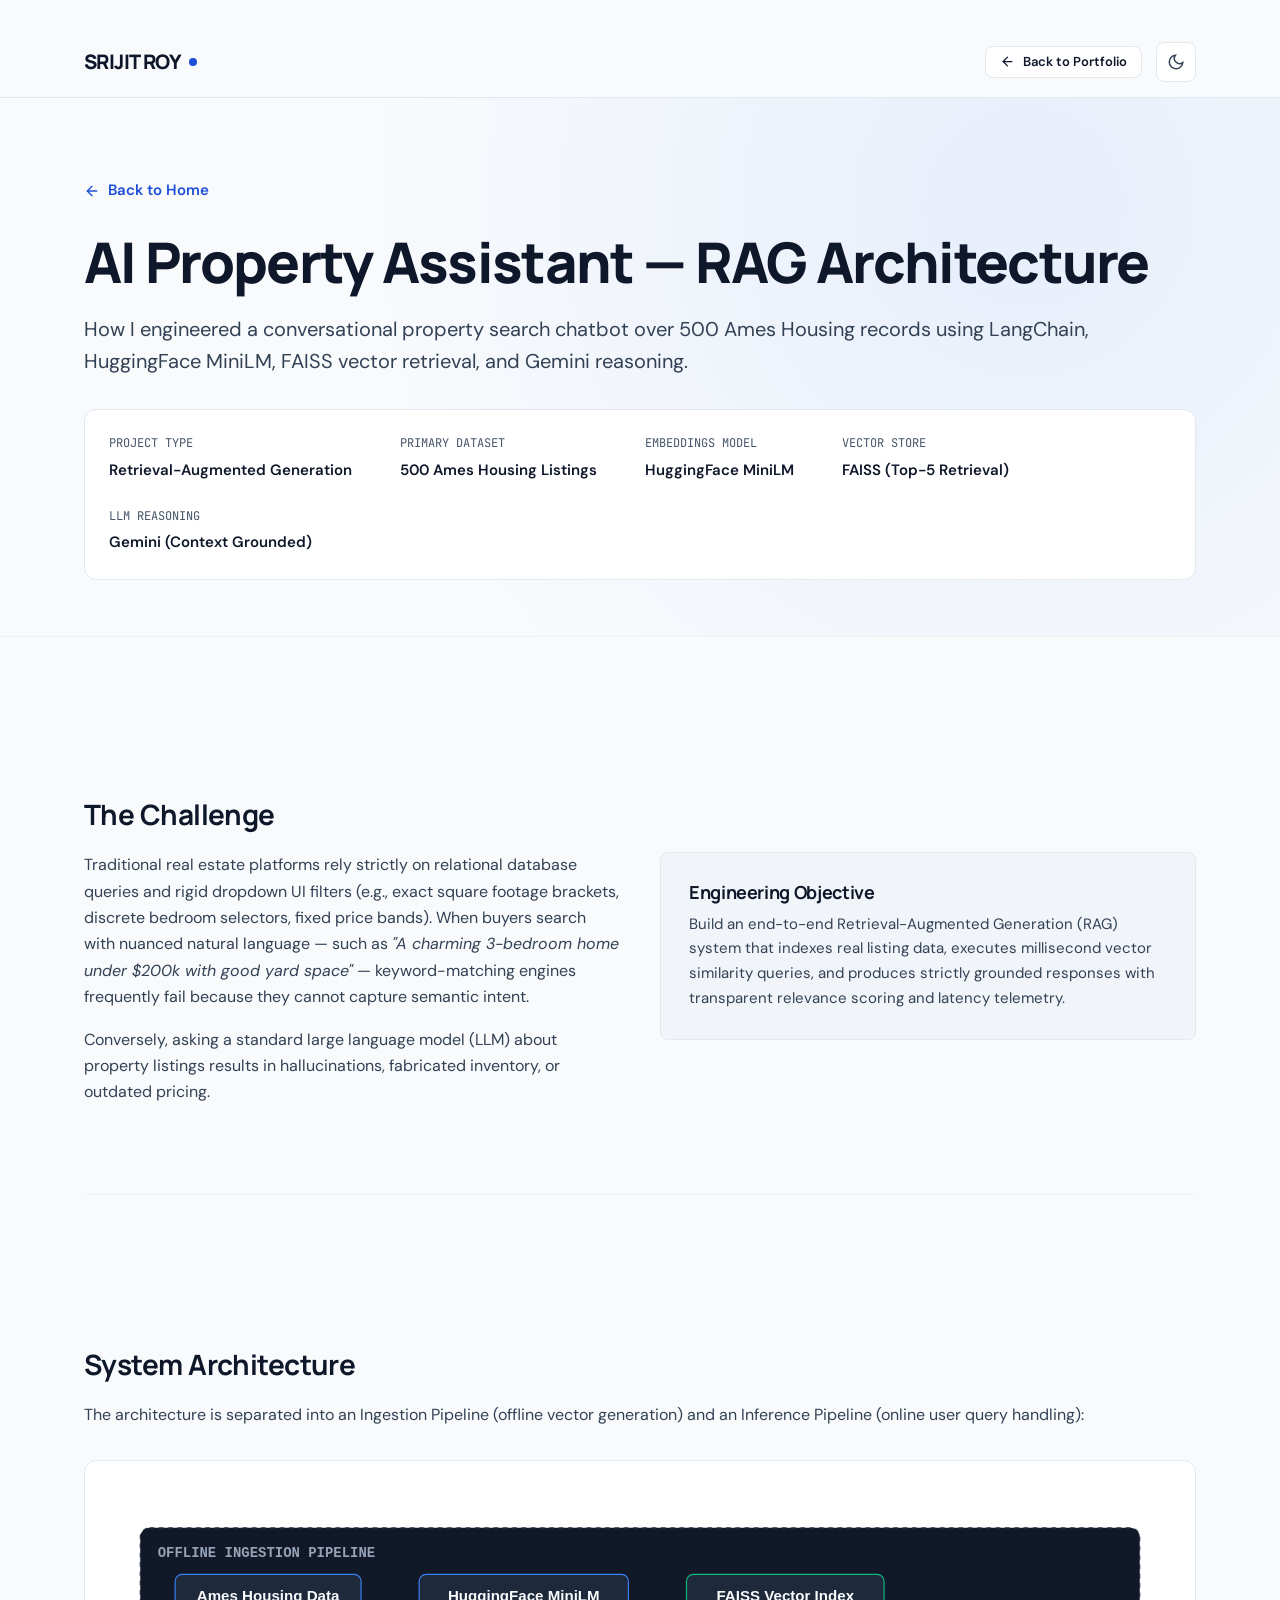
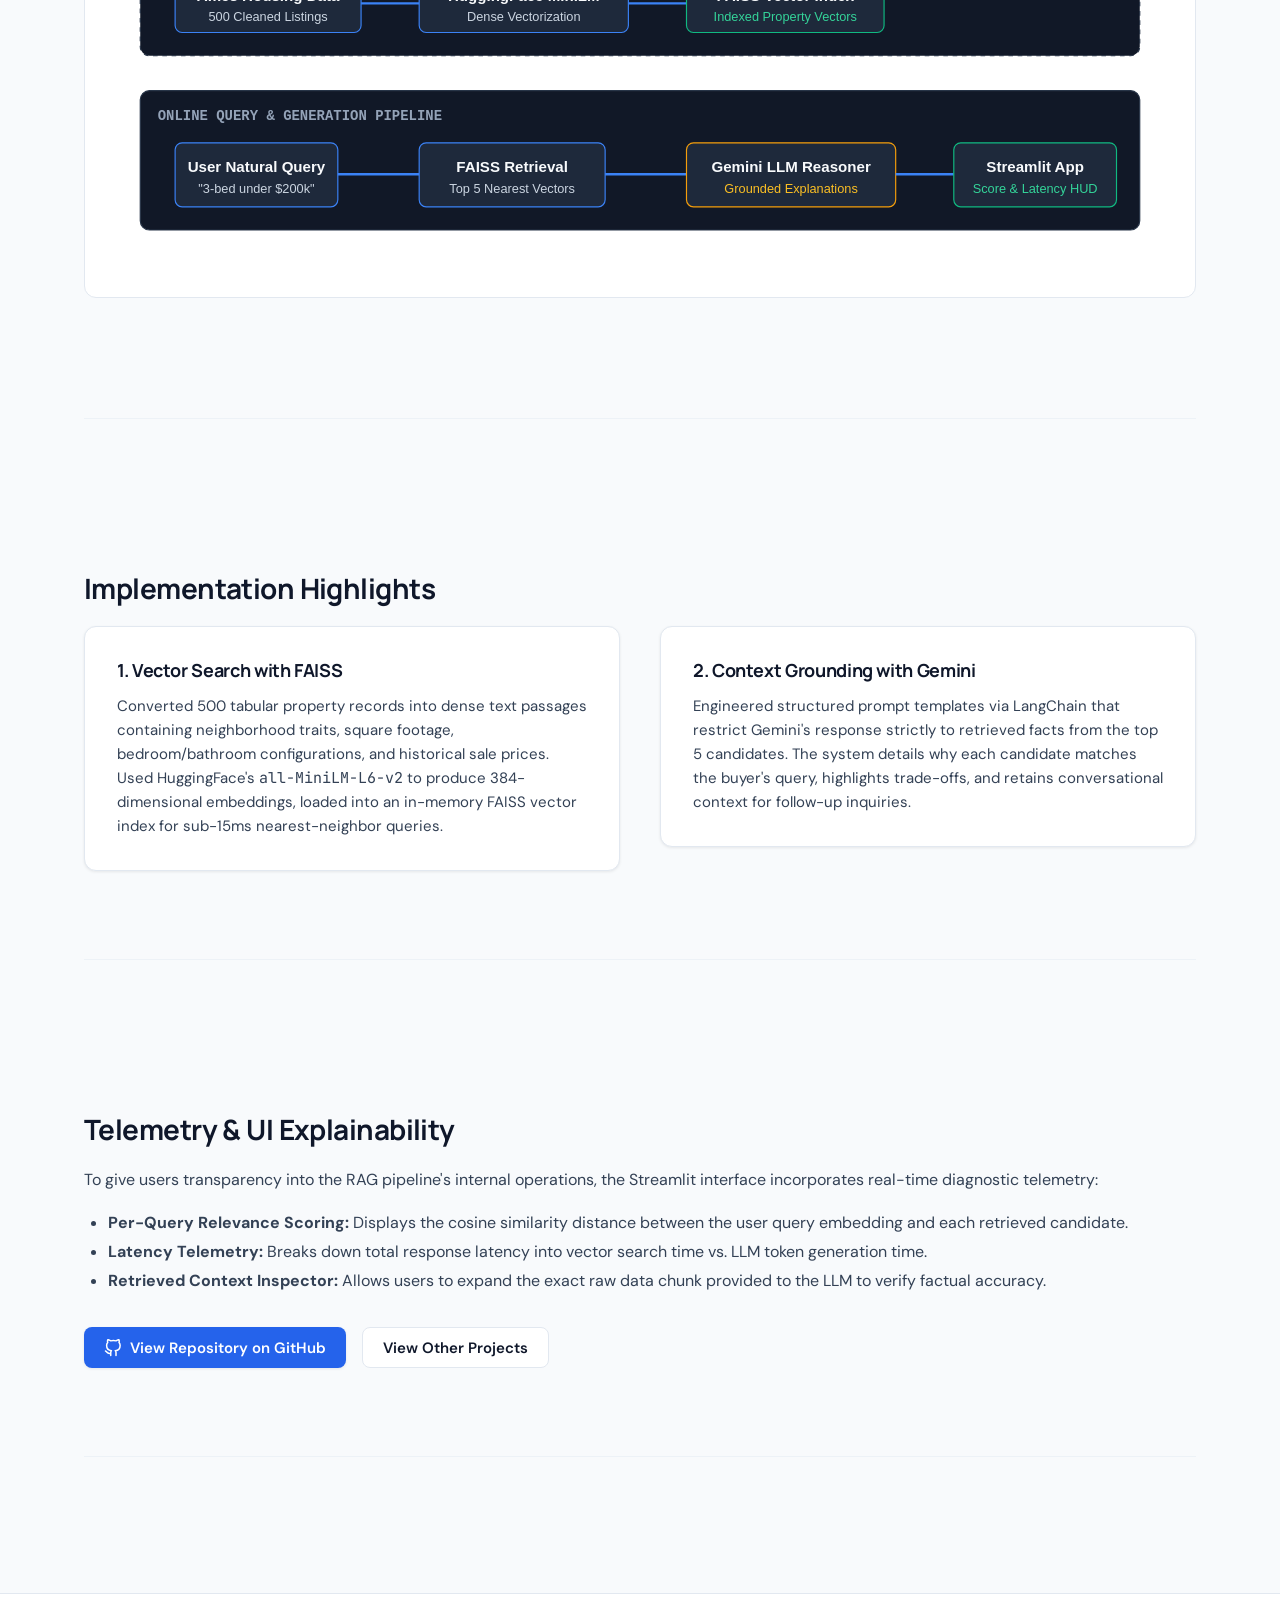
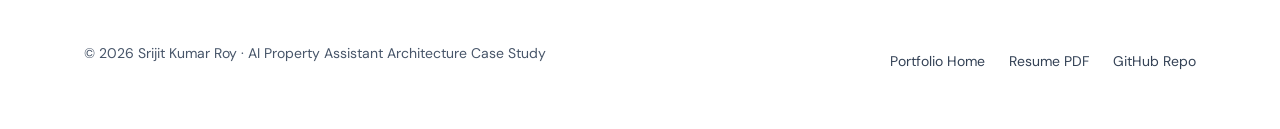
<file: case_study_pa.html>
﻿﻿<!DOCTYPE html>
<html lang="en">
<head>
    <meta charset="UTF-8">
    <meta name="viewport" content="width=device-width, initial-scale=1.0">
    <link rel="icon" type="image/svg+xml" href="favicon.svg">
    <link rel="shortcut icon" href="favicon.svg">
    <title>AI Property Assistant Case Study | Srijit Kumar Roy</title>
    <meta name="description" content="Technical Case Study: Building a RAG-based real estate conversational assistant using LangChain, FAISS, HuggingFace MiniLM, and Gemini.">
        <link rel="canonical" href="https://kragenz.github.io/portfolio/case_study_pa.html">
<link rel="stylesheet" href="styles.css">
    <style>
        .case-hero {
            padding: 5rem 0 3.5rem 0;
            background: radial-gradient(circle at 80% 20%, rgba(37, 99, 235, 0.08) 0%, transparent 60%);
            border-bottom: 1px solid var(--border-subtle);
        }
        .back-link {
            display: inline-flex;
            align-items: center;
            gap: 0.5rem;
            font-size: 0.9375rem;
            font-weight: 600;
            color: var(--brand-text);
            margin-bottom: 1.5rem;
        }
        .back-link:hover {
            text-decoration: underline;
        }
        .case-title {
            font-size: clamp(2.25rem, 5vw, 3.5rem);
            font-weight: 800;
            letter-spacing: -0.03em;
            margin-bottom: 1rem;
        }
        .case-subtitle {
            font-size: 1.25rem;
            color: var(--text-secondary);
            max-width: 72ch;
            line-height: 1.6;
            margin-bottom: 2rem;
        }
        .case-meta-bar {
            display: flex;
            flex-wrap: wrap;
            gap: 1.5rem 3rem;
            padding: 1.5rem;
            background-color: var(--surface);
            border: 1px solid var(--border);
            border-radius: var(--radius-lg);
        }
        .case-meta-item {
            display: flex;
            flex-direction: column;
            gap: 0.25rem;
        }
        .case-meta-item .label {
            font-family: var(--font-mono);
            font-size: 0.75rem;
            text-transform: uppercase;
            color: var(--text-muted);
        }
        .case-meta-item .value {
            font-weight: 600;
            font-size: 0.9375rem;
            color: var(--text-primary);
        }
        .case-content {
            padding: 4.5rem 0;
        }
        .case-section {
            margin-bottom: 4rem;
        }
        .case-section-title {
            font-size: 1.75rem;
            font-weight: 700;
            margin-bottom: 1.25rem;
            color: var(--text-primary);
        }
        .case-grid {
            display: grid;
            grid-template-columns: 1fr 1fr;
            gap: 2.5rem;
            align-items: start;
        }
        .diagram-container {
            background-color: var(--surface);
            border: 1px solid var(--border);
            border-radius: var(--radius-lg);
            padding: 2rem;
            margin: 2rem 0;
            overflow-x: auto;
        }
        .diagram-container svg {
            width: 100%;
            height: auto;
            min-width: 600px;
        }
        .key-takeaway-box {
            background-color: var(--surface-raised);
            border: 1px solid var(--border);
            padding: 1.75rem;
            border-radius: var(--radius-md);
            margin: 0;
        }
        .key-takeaway-box h3 {
            font-size: 1.125rem;
            font-weight: 700;
            color: var(--text-primary);
            margin-bottom: 0.5rem;
        }
        .key-takeaway-box p {
            font-size: 0.9375rem;
            color: var(--text-secondary);
            margin: 0;
        }
        @media (max-width: 768px) {
            .case-grid {
                grid-template-columns: 1fr;
                gap: 2rem;
            }
        }
    </style>
</head>
<body>
    <a href="#main-content" class="skip-link">Skip to main content</a>
    <header class="site-header">
        <div class="container nav-container">
            <a href="index.html" class="brand-logo" aria-label="Srijit Kumar Roy Portfolio">
                <span>SRIJIT ROY</span>
                <span class="brand-dot" aria-hidden="true"></span>
            </a>

            <div class="nav-actions">
                <a href="index.html" class="btn btn-secondary btn-sm">
                    <svg width="15" height="15" viewBox="0 0 24 24" fill="none" stroke="currentColor" stroke-width="2" stroke-linecap="round" stroke-linejoin="round" aria-hidden="true">
                        <line x1="19" y1="12" x2="5" y2="12"></line>
                        <polyline points="12 19 5 12 12 5"></polyline>
                    </svg>
                    Back to Portfolio
                </a>
                <button id="theme-toggle" class="btn-icon" aria-label="Toggle theme">
                    <svg id="sun-icon" viewBox="0 0 24 24" aria-hidden="true">
                        <circle cx="12" cy="12" r="5"></circle>
                        <line x1="12" y1="1" x2="12" y2="3"></line>
                        <line x1="12" y1="21" x2="12" y2="23"></line>
                    </svg>
                    <svg id="moon-icon" viewBox="0 0 24 24" style="display: none;" aria-hidden="true">
                        <path d="M21 12.79A9 9 0 1 1 11.21 3 7 7 0 0 0 21 12.79z"></path>
                    </svg>
                </button>
            </div>
        </div>
    </header>

    <main id="main-content">
        <!-- Hero Header -->
        <section class="case-hero">
            <div class="container">
                <a href="index.html" class="back-link">
                    <svg width="16" height="16" viewBox="0 0 24 24" fill="none" stroke="currentColor" stroke-width="2" stroke-linecap="round" stroke-linejoin="round" aria-hidden="true">
                        <line x1="19" y1="12" x2="5" y2="12"></line>
                        <polyline points="12 19 5 12 12 5"></polyline>
                    </svg>
                    Back to Home
                </a>

                <h1 class="case-title">AI Property Assistant — RAG Architecture</h1>
                <p class="case-subtitle">
                    How I engineered a conversational property search chatbot over 500 Ames Housing records using LangChain, HuggingFace MiniLM, FAISS vector retrieval, and Gemini reasoning.
                </p>

                <div class="case-meta-bar">
                    <div class="case-meta-item">
                        <span class="label">Project Type</span>
                        <span class="value">Retrieval-Augmented Generation</span>
                    </div>
                    <div class="case-meta-item">
                        <span class="label">Primary Dataset</span>
                        <span class="value">500 Ames Housing Listings</span>
                    </div>
                    <div class="case-meta-item">
                        <span class="label">Embeddings Model</span>
                        <span class="value">HuggingFace MiniLM</span>
                    </div>
                    <div class="case-meta-item">
                        <span class="label">Vector Store</span>
                        <span class="value">FAISS (Top-5 Retrieval)</span>
                    </div>
                    <div class="case-meta-item">
                        <span class="label">LLM Reasoning</span>
                        <span class="value">Gemini (Context Grounded)</span>
                    </div>
                </div>
            </div>
        </section>

        <!-- Case Body -->
        <div class="case-content">
            <div class="container">
                <!-- Section 1: Overview & Problem -->
                <section class="case-section">
                    <h2 class="case-section-title">The Challenge</h2>
                    <div class="case-grid">
                        <div>
                            <p>
                                Traditional real estate platforms rely strictly on relational database queries and rigid dropdown UI filters (e.g., exact square footage brackets, discrete bedroom selectors, fixed price bands). When buyers search with nuanced natural language — such as <em>"A charming 3-bedroom home under $200k with good yard space"</em> — keyword-matching engines frequently fail because they cannot capture semantic intent.
                            </p>
                            <p>
                                Conversely, asking a standard large language model (LLM) about property listings results in hallucinations, fabricated inventory, or outdated pricing. 
                            </p>
                        </div>
                        <div class="key-takeaway-box">
                            <h3>Engineering Objective</h3>
                            <p>
                                Build an end-to-end Retrieval-Augmented Generation (RAG) system that indexes real listing data, executes millisecond vector similarity queries, and produces strictly grounded responses with transparent relevance scoring and latency telemetry.
                            </p>
                        </div>
                    </div>
                </section>

                <!-- Section 2: Architecture Diagram -->
                <section class="case-section">
                    <h2 class="case-section-title">System Architecture</h2>
                    <p>
                        The architecture is separated into an Ingestion Pipeline (offline vector generation) and an Inference Pipeline (online user query handling):
                    </p>

                    <div class="diagram-container">
                        <svg viewBox="0 0 900 320" xmlns="http://www.w3.org/2000/svg" aria-label="System Architecture Diagram">
                            <!-- Offline Ingestion Flow -->
                            <rect x="20" y="30" width="860" height="110" rx="8" fill="#111827" stroke="#283548" stroke-dasharray="4"/>
                            <text x="35" y="55" fill="#94a3b8" font-family="monospace" font-size="12" font-weight="600">OFFLINE INGESTION PIPELINE</text>
                            
                            <!-- Box 1: Dataset -->
                            <rect x="50" y="70" width="160" height="50" rx="6" fill="#1e293b" stroke="#3b82f6"/>
                            <text x="130" y="93" fill="#f8fafc" font-family="sans-serif" font-size="13" font-weight="600" text-anchor="middle">Ames Housing Data</text>
                            <text x="130" y="110" fill="#cbd5e1" font-family="sans-serif" font-size="11" text-anchor="middle">500 Cleaned Listings</text>

                            <!-- Arrow 1 -->
                            <line x1="210" y1="95" x2="260" y2="95" stroke="#3b82f6" stroke-width="2"/>

                            <!-- Box 2: Embedding -->
                            <rect x="260" y="70" width="180" height="50" rx="6" fill="#1e293b" stroke="#3b82f6"/>
                            <text x="350" y="93" fill="#f8fafc" font-family="sans-serif" font-size="13" font-weight="600" text-anchor="middle">HuggingFace MiniLM</text>
                            <text x="350" y="110" fill="#cbd5e1" font-family="sans-serif" font-size="11" text-anchor="middle">Dense Vectorization</text>

                            <!-- Arrow 2 -->
                            <line x1="440" y1="95" x2="490" y2="95" stroke="#3b82f6" stroke-width="2"/>

                            <!-- Box 3: Vector Store -->
                            <rect x="490" y="70" width="170" height="50" rx="6" fill="#1e293b" stroke="#10b981"/>
                            <text x="575" y="93" fill="#f8fafc" font-family="sans-serif" font-size="13" font-weight="600" text-anchor="middle">FAISS Vector Index</text>
                            <text x="575" y="110" fill="#34d399" font-family="sans-serif" font-size="11" text-anchor="middle">Indexed Property Vectors</text>

                            <!-- Online Inference Flow -->
                            <rect x="20" y="170" width="860" height="120" rx="8" fill="#111827" stroke="#283548"/>
                            <text x="35" y="195" fill="#94a3b8" font-family="monospace" font-size="12" font-weight="600">ONLINE QUERY & GENERATION PIPELINE</text>

                            <!-- Step 1: Query -->
                            <rect x="50" y="215" width="140" height="55" rx="6" fill="#1e293b" stroke="#3b82f6"/>
                            <text x="120" y="240" fill="#f8fafc" font-family="sans-serif" font-size="13" font-weight="600" text-anchor="middle">User Natural Query</text>
                            <text x="120" y="258" fill="#cbd5e1" font-family="sans-serif" font-size="11" text-anchor="middle">"3-bed under $200k"</text>

                            <!-- Line to FAISS -->
                            <line x1="190" y1="242" x2="260" y2="242" stroke="#3b82f6" stroke-width="2"/>

                            <!-- Step 2: Vector Search -->
                            <rect x="260" y="215" width="160" height="55" rx="6" fill="#1e293b" stroke="#3b82f6"/>
                            <text x="340" y="240" fill="#f8fafc" font-family="sans-serif" font-size="13" font-weight="600" text-anchor="middle">FAISS Retrieval</text>
                            <text x="340" y="258" fill="#cbd5e1" font-family="sans-serif" font-size="11" text-anchor="middle">Top 5 Nearest Vectors</text>

                            <!-- Line to LLM -->
                            <line x1="420" y1="242" x2="490" y2="242" stroke="#3b82f6" stroke-width="2"/>

                            <!-- Step 3: Prompt & LLM -->
                            <rect x="490" y="215" width="180" height="55" rx="6" fill="#1e293b" stroke="#f59e0b"/>
                            <text x="580" y="240" fill="#f8fafc" font-family="sans-serif" font-size="13" font-weight="600" text-anchor="middle">Gemini LLM Reasoner</text>
                            <text x="580" y="258" fill="#fbbf24" font-family="sans-serif" font-size="11" text-anchor="middle">Grounded Explanations</text>

                            <!-- Line to Output -->
                            <line x1="670" y1="242" x2="720" y2="242" stroke="#3b82f6" stroke-width="2"/>

                            <!-- Step 4: Streamlit UI -->
                            <rect x="720" y="215" width="140" height="55" rx="6" fill="#1e293b" stroke="#10b981"/>
                            <text x="790" y="240" fill="#f8fafc" font-family="sans-serif" font-size="13" font-weight="600" text-anchor="middle">Streamlit App</text>
                            <text x="790" y="258" fill="#34d399" font-family="sans-serif" font-size="11" text-anchor="middle">Score & Latency HUD</text>
                        </svg>
                    </div>
                </section>

                <!-- Section 3: Technical Implementation Details -->
                <section class="case-section">
                    <h2 class="case-section-title">Implementation Highlights</h2>
                    <div class="case-grid">
                        <div class="about-card">
                            <h3 style="font-size: 1.125rem; font-weight: 700; margin-bottom: 0.75rem; color: var(--text-primary);">
                                1. Vector Search with FAISS
                            </h3>
                            <p style="font-size: 0.9375rem; color: var(--text-secondary); line-height: 1.6;">
                                Converted 500 tabular property records into dense text passages containing neighborhood traits, square footage, bedroom/bathroom configurations, and historical sale prices. Used HuggingFace's <code>all-MiniLM-L6-v2</code> to produce 384-dimensional embeddings, loaded into an in-memory FAISS vector index for sub-15ms nearest-neighbor queries.
                            </p>
                        </div>

                        <div class="about-card">
                            <h3 style="font-size: 1.125rem; font-weight: 700; margin-bottom: 0.75rem; color: var(--text-primary);">
                                2. Context Grounding with Gemini
                            </h3>
                            <p style="font-size: 0.9375rem; color: var(--text-secondary); line-height: 1.6;">
                                Engineered structured prompt templates via LangChain that restrict Gemini's response strictly to retrieved facts from the top 5 candidates. The system details why each candidate matches the buyer's query, highlights trade-offs, and retains conversational context for follow-up inquiries.
                            </p>
                        </div>
                    </div>
                </section>

                <!-- Section 4: Telemetry & Evaluation -->
                <section class="case-section">
                    <h2 class="case-section-title">Telemetry & UI Explainability</h2>
                    <p>
                        To give users transparency into the RAG pipeline's internal operations, the Streamlit interface incorporates real-time diagnostic telemetry:
                    </p>
                    <ul style="list-style: disc; margin-left: 1.5rem; color: var(--text-secondary); margin-bottom: 2rem; line-height: 1.8;">
                        <li><strong>Per-Query Relevance Scoring:</strong> Displays the cosine similarity distance between the user query embedding and each retrieved candidate.</li>
                        <li><strong>Latency Telemetry:</strong> Breaks down total response latency into vector search time vs. LLM token generation time.</li>
                        <li><strong>Retrieved Context Inspector:</strong> Allows users to expand the exact raw data chunk provided to the LLM to verify factual accuracy.</li>
                    </ul>

                    <div style="display: flex; flex-wrap: wrap; gap: 1rem;">
                        <a href="https://github.com/KragenZ/ai-property-assistant-rag" target="_blank" rel="noopener noreferrer" class="btn btn-primary">
                            <svg width="18" height="18" viewBox="0 0 24 24" fill="none" stroke="currentColor" stroke-width="2" stroke-linecap="round" stroke-linejoin="round" aria-hidden="true">
                                <path d="M9 19c-5 1.5-5-2.5-7-3m14 6v-3.87a3.37 3.37 0 0 0-.94-2.61c3.14-.35 6.44-1.54 6.44-7A5.44 5.44 0 0 0 20 4.77 5.07 5.07 0 0 0 19.91 1S18.73.65 16 2.48a13.38 13.38 0 0 0-7 0C6.27.65 5.09 1 5.09 1A5.07 5.07 0 0 0 5 4.77a5.44 5.44 0 0 0-1.5 3.78c0 5.42 3.3 6.61 6.44 7A3.37 3.37 0 0 0 9 18.13V22"></path>
                            </svg>
                            View Repository on GitHub
                        </a>
                        <a href="index.html#projects" class="btn btn-secondary">
                            View Other Projects
                        </a>
                    </div>
                </section>
            </div>
        </div>
    </main>

    <footer class="site-footer">
        <div class="container footer-content">
            <p class="footer-copy">
                &copy; 2026 Srijit Kumar Roy · AI Property Assistant Architecture Case Study
            </p>
            <div class="footer-links">
                <a href="index.html" class="footer-link">Portfolio Home</a>
                <a href="assets/Resume.pdf" download="Srijit_Kumar_Roy_Resume.pdf" class="footer-link">Resume PDF</a>
                <a href="https://github.com/KragenZ/ai-property-assistant-rag" target="_blank" rel="noopener noreferrer" class="footer-link">GitHub Repo</a>
            </div>
        </div>
    </footer>

    <script src="script.js"></script>
</body>
</html>
</file>
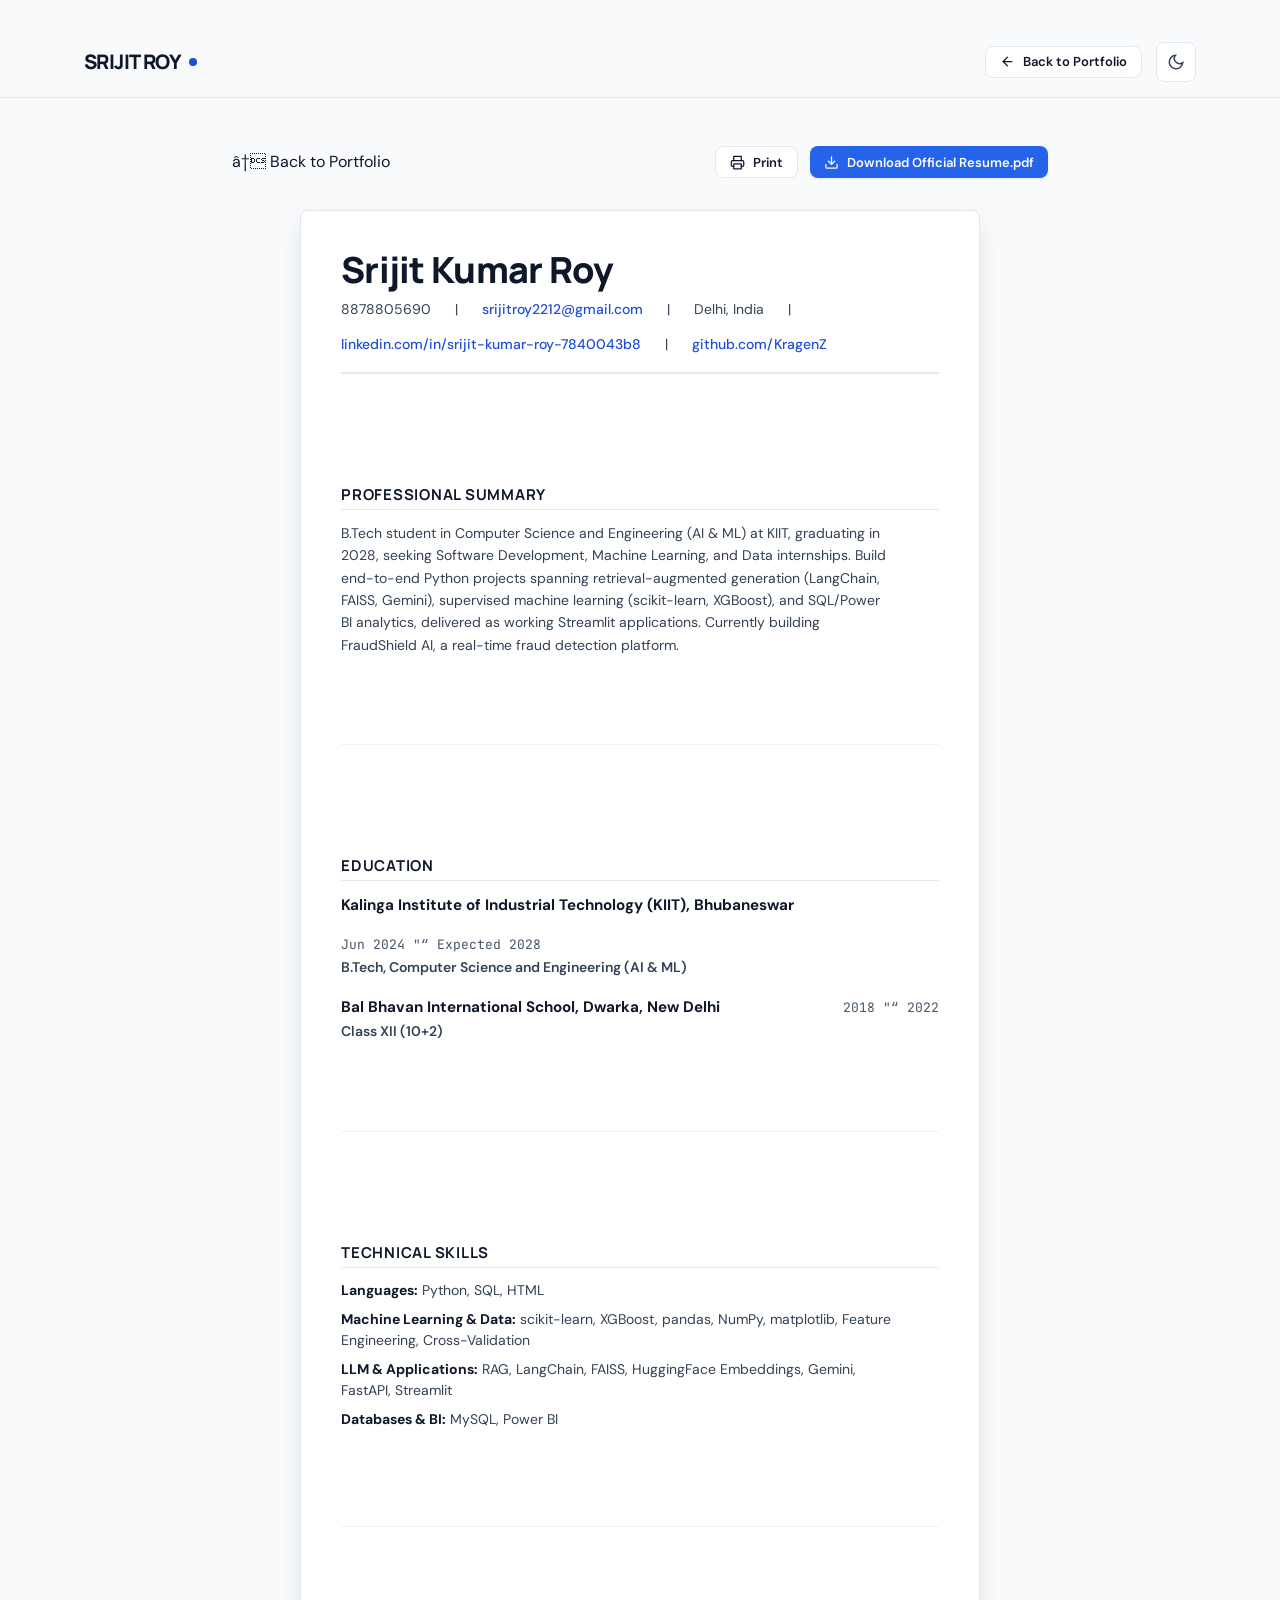
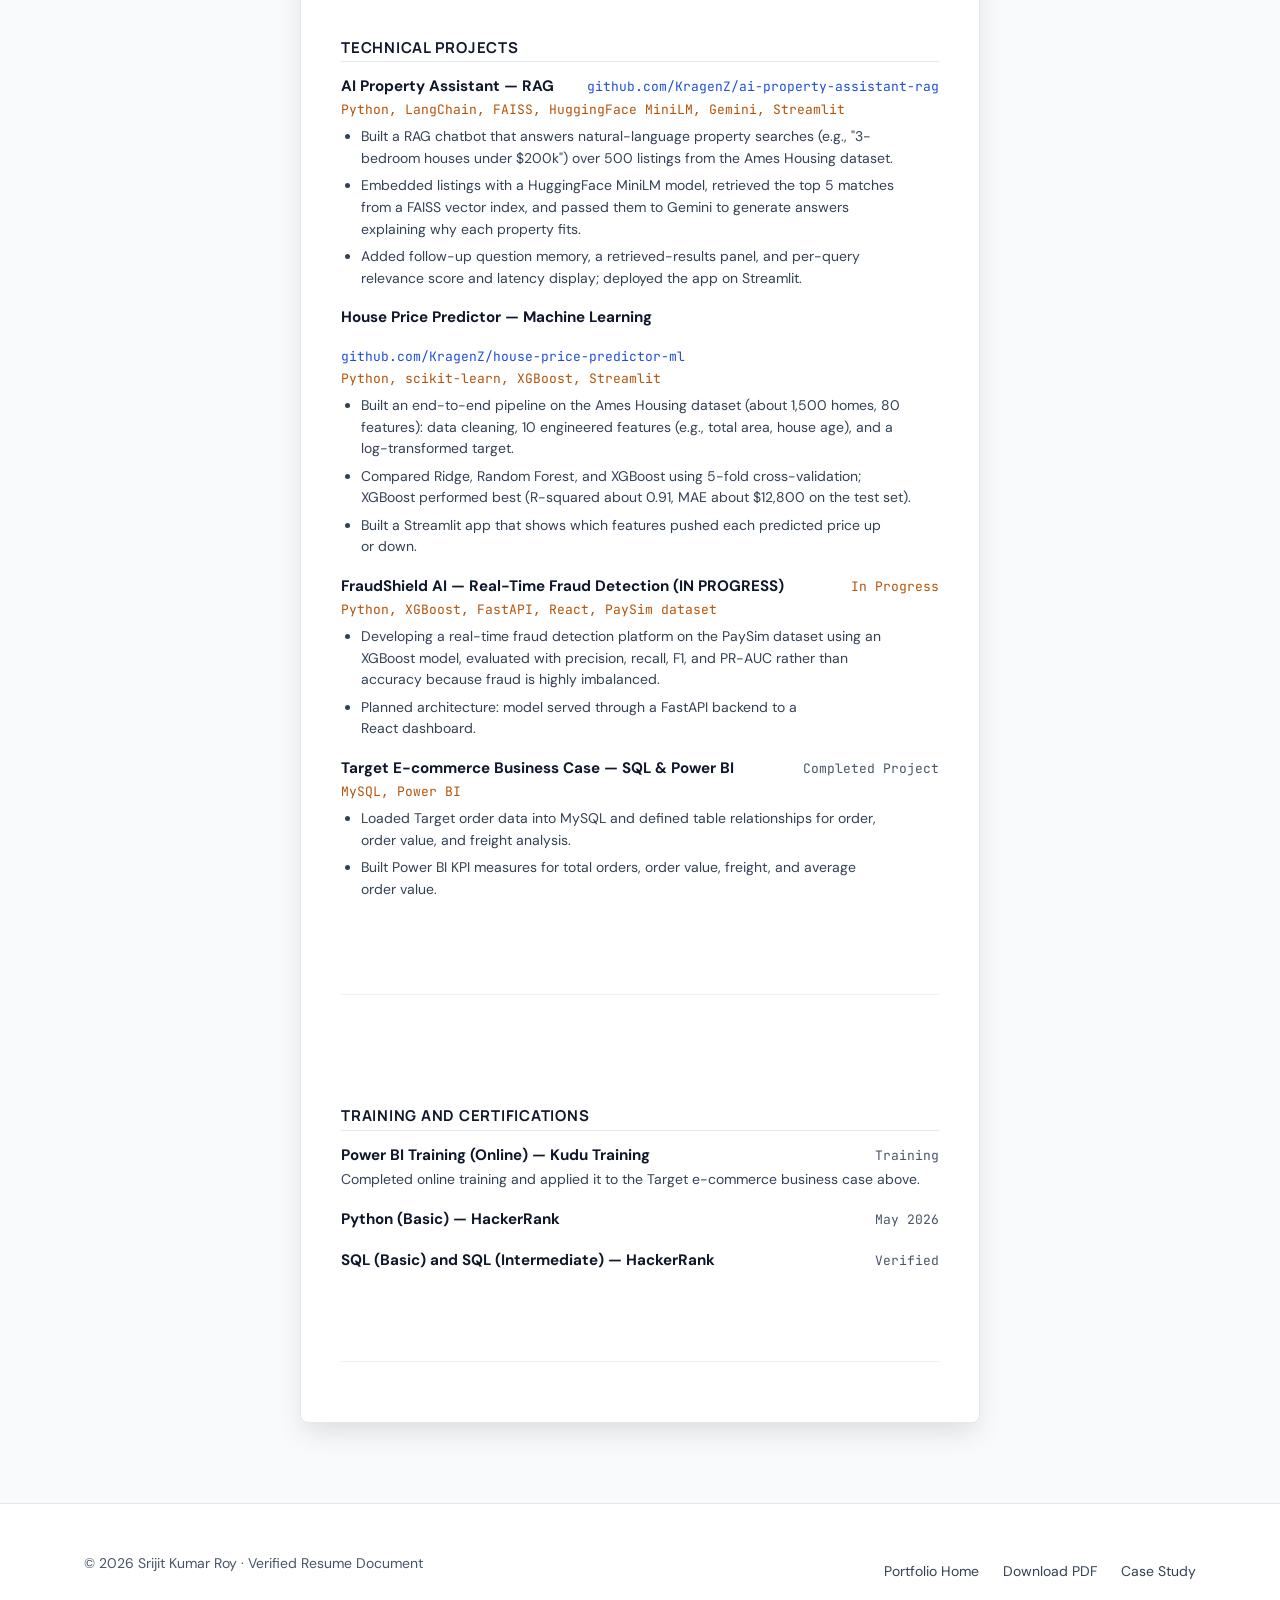
<file: resume.html>
﻿﻿<!DOCTYPE html>
<html lang="en">
<head>
    <meta charset="UTF-8">
    <meta name="viewport" content="width=device-width, initial-scale=1.0">
    <link rel="icon" type="image/svg+xml" href="favicon.svg">
    <link rel="shortcut icon" href="favicon.svg">
    <title>Srijit Kumar Roy - Resume</title>
    <meta name="description" content="Resume of Srijit Kumar Roy - B.Tech CSE (AI & ML) student at KIIT. Python, Machine Learning, RAG, and SQL/Power BI.">
        <link rel="canonical" href="https://kragenz.github.io/portfolio/resume.html">
<link rel="stylesheet" href="styles.css">
    <style>
        .resume-page-wrapper {
            padding: 3rem 1.5rem 5rem 1.5rem;
            display: flex;
            flex-direction: column;
            align-items: center;
        }

        .resume-controls {
            display: flex;
            gap: 1rem;
            margin-bottom: 2rem;
            width: 100%;
            max-width: 8.5in;
            justify-content: space-between;
            align-items: center;
            flex-wrap: wrap;
        }

        .resume-paper {
            width: 100%;
            max-width: 680px;
            background-color: var(--surface);
            border: 1px solid var(--border);
            border-radius: var(--radius-md);
            box-shadow: var(--shadow-lg);
            padding: 2.25rem 2.5rem;
            color: var(--text-primary);
        }

        .resume-paper p,
        .resume-paper li,
        .resume-paper .skill-group {
            max-width: 55ch;
            text-wrap: pretty;
        }

        .resume-header {
            margin-bottom: 1.5rem;
            padding-bottom: 1rem;
            border-bottom: 2px solid var(--border);
        }

        .resume-name {
            font-size: 2.25rem;
            font-weight: 800;
            margin-bottom: 0.35rem;
            color: var(--text-primary);
            letter-spacing: -0.02em;
        }

        .resume-contact-bar {
            display: flex;
            flex-wrap: wrap;
            gap: 0.75rem 1.5rem;
            font-size: 0.875rem;
            color: var(--text-secondary);
        }

        .resume-contact-bar a {
            color: var(--brand-text);
            font-weight: 500;
        }

        .resume-contact-bar a:hover {
            text-decoration: underline;
        }

        .resume-section {
            margin-bottom: 1.5rem;
        }

        .resume-section-title {
            font-size: 0.9375rem;
            font-weight: 700;
            text-transform: uppercase;
            letter-spacing: 0.05em;
            color: var(--text-primary);
            border-bottom: 1.5px solid var(--border);
            padding-bottom: 0.25rem;
            margin-bottom: 0.75rem;
        }

        .resume-item {
            margin-bottom: 1rem;
        }

        .resume-item:last-child {
            margin-bottom: 0;
        }

        .item-row {
            display: flex;
            justify-content: space-between;
            align-items: baseline;
            gap: 1rem;
            flex-wrap: wrap;
        }

        .item-heading {
            font-size: 0.95rem;
            font-weight: 700;
            color: var(--text-primary);
        }

        .item-subheading {
            font-size: 0.875rem;
            font-weight: 600;
            color: var(--text-secondary);
        }

        .item-meta {
            font-family: var(--font-mono);
            font-size: 0.8125rem;
            color: var(--text-muted);
            white-space: nowrap;
        }

        .item-stack {
            font-family: var(--font-mono);
            font-size: 0.8125rem;
            color: var(--accent-text);
            margin-bottom: 0.35rem;
        }

        .resume-bullets {
            list-style: disc;
            margin-left: 1.25rem;
            margin-top: 0.35rem;
        }

        .resume-bullets li {
            font-size: 0.875rem;
            color: var(--text-secondary);
            margin-bottom: 0.35rem;
            line-height: 1.55;
        }

        .skill-group {
            margin-bottom: 0.5rem;
            font-size: 0.875rem;
            color: var(--text-secondary);
            line-height: 1.5;
        }

        .skill-group strong {
            color: var(--text-primary);
        }

        @media print {
            .site-header, .resume-controls, .site-footer {
                display: none !important;
            }
            .resume-page-wrapper {
                padding: 0 !important;
            }
            .resume-paper {
                box-shadow: none !important;
                border: none !important;
                padding: 0 !important;
                max-width: 100% !important;
            }
        }
    </style>
</head>
<body>
    <a href="#main-content" class="skip-link">Skip to main content</a>
    <header class="site-header">
        <div class="container nav-container">
            <a href="index.html" class="brand-logo" aria-label="Srijit Kumar Roy Portfolio">
                <span>SRIJIT ROY</span>
                <span class="brand-dot" aria-hidden="true"></span>
            </a>

            <div class="nav-actions">
                <a href="index.html" class="btn btn-secondary btn-sm">
                    <svg width="15" height="15" viewBox="0 0 24 24" fill="none" stroke="currentColor" stroke-width="2" stroke-linecap="round" stroke-linejoin="round" aria-hidden="true">
                        <line x1="19" y1="12" x2="5" y2="12"></line>
                        <polyline points="12 19 5 12 12 5"></polyline>
                    </svg>
                    Back to Portfolio
                </a>
                <button id="theme-toggle" class="btn-icon" aria-label="Toggle theme">
                    <svg id="sun-icon" viewBox="0 0 24 24" aria-hidden="true">
                        <circle cx="12" cy="12" r="5"></circle>
                        <line x1="12" y1="1" x2="12" y2="3"></line>
                        <line x1="12" y1="21" x2="12" y2="23"></line>
                    </svg>
                    <svg id="moon-icon" viewBox="0 0 24 24" style="display: none;" aria-hidden="true">
                        <path d="M21 12.79A9 9 0 1 1 11.21 3 7 7 0 0 0 21 12.79z"></path>
                    </svg>
                </button>
            </div>
        </div>
    </header>

    <main class="resume-page-wrapper">
        <div class="resume-controls">
            <a href="index.html" class="back-link" style="margin: 0;">
                â† Back to Portfolio
            </a>
            <div style="display: flex; gap: 0.75rem;">
                <button onclick="window.print()" class="btn btn-secondary btn-sm" aria-label="Print resume">
                    <svg width="15" height="15" viewBox="0 0 24 24" fill="none" stroke="currentColor" stroke-width="2" stroke-linecap="round" stroke-linejoin="round" aria-hidden="true">
                        <polyline points="6 9 6 2 18 2 18 9"></polyline>
                        <path d="M6 18H4a2 2 0 0 1-2-2v-5a2 2 0 0 1 2-2h16a2 2 0 0 1 2 2v5a2 2 0 0 1-2 2h-2"></path>
                        <rect x="6" y="14" width="12" height="8"></rect>
                    </svg>
                    Print
                </button>
                <a href="assets/Resume.pdf" download="Srijit_Kumar_Roy_Resume.pdf" class="btn btn-primary btn-sm">
                    <svg width="15" height="15" viewBox="0 0 24 24" fill="none" stroke="currentColor" stroke-width="2" stroke-linecap="round" stroke-linejoin="round" aria-hidden="true">
                        <path d="M21 15v4a2 2 0 0 1-2 2H5a2 2 0 0 1-2-2v-4"></path>
                        <polyline points="7 10 12 15 17 10"></polyline>
                        <line x1="12" y1="15" x2="12" y2="3"></line>
                    </svg>
                    Download Official Resume.pdf
                </a>
            </div>
        </div>

        <article class="resume-paper">
            <!-- Header -->
            <header class="resume-header">
                <h1 class="resume-name">Srijit Kumar Roy</h1>
                <div class="resume-contact-bar">
                    <span>8878805690</span>
                    <span>|</span>
                    <a href="mailto:srijitroy2212@gmail.com">srijitroy2212@gmail.com</a>
                    <span>|</span>
                    <span>Delhi, India</span>
                    <span>|</span>
                    <a href="https://linkedin.com/in/srijit-kumar-roy-7840043b8" target="_blank" rel="noopener noreferrer">linkedin.com/in/srijit-kumar-roy-7840043b8</a>
                    <span>|</span>
                    <a href="https://github.com/KragenZ" target="_blank" rel="noopener noreferrer">github.com/KragenZ</a>
                </div>
            </header>

            <!-- Professional Summary -->
            <section class="resume-section">
                <h2 class="resume-section-title">Professional Summary</h2>
                <p style="font-size: 0.875rem; color: var(--text-secondary); line-height: 1.6; margin: 0;">
                    B.Tech student in Computer Science and Engineering (AI & ML) at KIIT, graduating in 2028, seeking Software Development, Machine Learning, and Data internships. Build end-to-end Python projects spanning retrieval-augmented generation (LangChain, FAISS, Gemini), supervised machine learning (scikit-learn, XGBoost), and SQL/Power BI analytics, delivered as working Streamlit applications. Currently building FraudShield AI, a real-time fraud detection platform.
                </p>
            </section>

            <!-- Education -->
            <section class="resume-section">
                <h2 class="resume-section-title">Education</h2>
                
                <div class="resume-item">
                    <div class="item-row">
                        <div class="item-heading">Kalinga Institute of Industrial Technology (KIIT), Bhubaneswar</div>
                        <div class="item-meta">Jun 2024 "“ Expected 2028</div>
                    </div>
                    <div class="item-subheading">B.Tech, Computer Science and Engineering (AI & ML)</div>
                </div>

                <div class="resume-item">
                    <div class="item-row">
                        <div class="item-heading">Bal Bhavan International School, Dwarka, New Delhi</div>
                        <div class="item-meta">2018 "“ 2022</div>
                    </div>
                    <div class="item-subheading">Class XII (10+2)</div>
                </div>
            </section>

            <!-- Technical Skills -->
            <section class="resume-section">
                <h2 class="resume-section-title">Technical Skills</h2>
                <div class="skill-group">
                    <strong>Languages:</strong> Python, SQL, HTML
                </div>
                <div class="skill-group">
                    <strong>Machine Learning & Data:</strong> scikit-learn, XGBoost, pandas, NumPy, matplotlib, Feature Engineering, Cross-Validation
                </div>
                <div class="skill-group">
                    <strong>LLM & Applications:</strong> RAG, LangChain, FAISS, HuggingFace Embeddings, Gemini, FastAPI, Streamlit
                </div>
                <div class="skill-group">
                    <strong>Databases & BI:</strong> MySQL, Power BI
                </div>
            </section>

            <!-- Technical Projects -->
            <section class="resume-section">
                <h2 class="resume-section-title">Technical Projects</h2>

                <!-- Project 1 -->
                <div class="resume-item">
                    <div class="item-row">
                        <div class="item-heading">AI Property Assistant — RAG</div>
                        <a href="https://github.com/KragenZ/ai-property-assistant-rag" target="_blank" rel="noopener noreferrer" class="item-meta" style="color: var(--brand-text);">github.com/KragenZ/ai-property-assistant-rag</a>
                    </div>
                    <div class="item-stack">Python, LangChain, FAISS, HuggingFace MiniLM, Gemini, Streamlit</div>
                    <ul class="resume-bullets">
                        <li>Built a RAG chatbot that answers natural-language property searches (e.g., "3-bedroom houses under $200k") over 500 listings from the Ames Housing dataset.</li>
                        <li>Embedded listings with a HuggingFace MiniLM model, retrieved the top 5 matches from a FAISS vector index, and passed them to Gemini to generate answers explaining why each property fits.</li>
                        <li>Added follow-up question memory, a retrieved-results panel, and per-query relevance score and latency display; deployed the app on Streamlit.</li>
                    </ul>
                </div>

                <!-- Project 2 -->
                <div class="resume-item">
                    <div class="item-row">
                        <div class="item-heading">House Price Predictor — Machine Learning</div>
                        <a href="https://github.com/KragenZ/house-price-predictor-ml" target="_blank" rel="noopener noreferrer" class="item-meta" style="color: var(--brand-text);">github.com/KragenZ/house-price-predictor-ml</a>
                    </div>
                    <div class="item-stack">Python, scikit-learn, XGBoost, Streamlit</div>
                    <ul class="resume-bullets">
                        <li>Built an end-to-end pipeline on the Ames Housing dataset (about 1,500 homes, 80 features): data cleaning, 10 engineered features (e.g., total area, house age), and a log-transformed target.</li>
                        <li>Compared Ridge, Random Forest, and XGBoost using 5-fold cross-validation; XGBoost performed best (R-squared about 0.91, MAE about $12,800 on the test set).</li>
                        <li>Built a Streamlit app that shows which features pushed each predicted price up or down.</li>
                    </ul>
                </div>

                <!-- Project 3 -->
                <div class="resume-item">
                    <div class="item-row">
                        <div class="item-heading">FraudShield AI — Real-Time Fraud Detection (IN PROGRESS)</div>
                        <div class="item-meta" style="color: var(--accent-text);">In Progress</div>
                    </div>
                    <div class="item-stack">Python, XGBoost, FastAPI, React, PaySim dataset</div>
                    <ul class="resume-bullets">
                        <li>Developing a real-time fraud detection platform on the PaySim dataset using an XGBoost model, evaluated with precision, recall, F1, and PR-AUC rather than accuracy because fraud is highly imbalanced.</li>
                        <li>Planned architecture: model served through a FastAPI backend to a React dashboard.</li>
                    </ul>
                </div>

                <!-- Project 4 -->
                <div class="resume-item">
                    <div class="item-row">
                        <div class="item-heading">Target E-commerce Business Case — SQL & Power BI</div>
                        <div class="item-meta">Completed Project</div>
                    </div>
                    <div class="item-stack">MySQL, Power BI</div>
                    <ul class="resume-bullets">
                        <li>Loaded Target order data into MySQL and defined table relationships for order, order value, and freight analysis.</li>
                        <li>Built Power BI KPI measures for total orders, order value, freight, and average order value.</li>
                    </ul>
                </div>
            </section>

            <!-- Training and Certifications -->
            <section class="resume-section">
                <h2 class="resume-section-title">Training and Certifications</h2>

                <div class="resume-item">
                    <div class="item-row">
                        <div class="item-heading">Power BI Training (Online) — Kudu Training</div>
                        <div class="item-meta">Training</div>
                    </div>
                    <div style="font-size: 0.875rem; color: var(--text-secondary);">
                        Completed online training and applied it to the Target e-commerce business case above.
                    </div>
                </div>

                <div class="resume-item">
                    <div class="item-row">
                        <div class="item-heading">Python (Basic) — HackerRank</div>
                        <div class="item-meta">May 2026</div>
                    </div>
                </div>

                <div class="resume-item">
                    <div class="item-row">
                        <div class="item-heading">SQL (Basic) and SQL (Intermediate) — HackerRank</div>
                        <div class="item-meta">Verified</div>
                    </div>
                </div>
            </section>
        </article>
    </main>

    <footer class="site-footer">
        <div class="container footer-content">
            <p class="footer-copy">
                &copy; 2026 Srijit Kumar Roy · Verified Resume Document
            </p>
            <div class="footer-links">
                <a href="index.html" class="footer-link">Portfolio Home</a>
                <a href="assets/Resume.pdf" download="Srijit_Kumar_Roy_Resume.pdf" class="footer-link">Download PDF</a>
                <a href="case_study_pa.html" class="footer-link">Case Study</a>
            </div>
        </div>
    </footer>

    <script src="script.js"></script>
</body>
</html>
</file>
<file: styles.css>
/* ==========================================================================
   SRIJIT KUMAR ROY - PORTFOLIO DESIGN SYSTEM
   Precision Engineering & Editorial Clarity for AI/ML Portfolio
   Designed in accordance with Impeccable Design Guidelines
   ========================================================================== */

@import url('https://fonts.googleapis.com/css2?family=DM+Sans:ital,opsz,wght@0,9..40,400;0,9..40,500;0,9..40,600;1,9..40,400&family=JetBrains+Mono:wght@400;500;600&family=Manrope:wght@500;600;700;800&display=swap');

:root {
    /* Color Palette - Dark Theme (Normative) */
    --canvas: #090d16;
    --surface: #111827;
    --surface-raised: #1e293b;
    --surface-hover: #263347;
    --border: #283548;
    --border-subtle: #1e293b;
    --border-focus: #3b82f6;

    /* High-contrast WCAG AAA text colors */
    --text-primary: #f8fafc;
    --text-secondary: #cbd5e1;
    --text-muted: #94a3b8;

    --brand: #2563eb;
    --brand-hover: #1d4ed8;
    --brand-text: #60a5fa;
    --brand-subtle: rgba(37, 99, 235, 0.15);

    --accent: #d97706;
    --accent-hover: #b45309;
    --accent-subtle: rgba(217, 119, 6, 0.15);
    --accent-text: #fbbf24;

    --success: #10b981;
    --success-text: #34d399;
    --success-subtle: rgba(16, 185, 129, 0.15);
    
    --shadow-sm: 0 1px 2px 0 rgba(0, 0, 0, 0.3);
    --shadow-md: 0 4px 12px -2px rgba(0, 0, 0, 0.35);
    --shadow-lg: 0 12px 28px -4px rgba(0, 0, 0, 0.45);

    /* Typography */
    --font-heading: 'Manrope', -apple-system, BlinkMacSystemFont, 'Segoe UI', sans-serif;
    --font-body: 'DM Sans', -apple-system, BlinkMacSystemFont, 'Segoe UI', sans-serif;
    --font-mono: 'JetBrains Mono', SFMono-Regular, Menlo, Monaco, Consolas, monospace;

    /* Metrics */
    --container-max: 1160px;
    --radius-sm: 4px;
    --radius-md: 8px;
    --radius-lg: 12px;
    --radius-full: 9999px;
    --header-height: 72px;
}

/* Light Theme Variables */
body.light-mode {
    --canvas: #f8fafc;
    --surface: #ffffff;
    --surface-raised: #f1f5f9;
    --surface-hover: #e2e8f0;
    --border: #e2e8f0;
    --border-subtle: #edf2f7;
    --border-focus: #2563eb;

    --text-primary: #0f172a;
    --text-secondary: #334155;
    --text-muted: #475569;

    --brand: #2563eb;
    --brand-hover: #1d4ed8;
    --brand-text: #1d4ed8;
    --brand-subtle: rgba(37, 99, 235, 0.08);

    --accent: #b45309;
    --accent-hover: #92400e;
    --accent-subtle: rgba(180, 83, 9, 0.1);
    --accent-text: #b45309;

    --success: #059669;
    --success-text: #047857;
    --success-subtle: rgba(5, 150, 105, 0.1);

    --shadow-sm: 0 1px 3px 0 rgba(0, 0, 0, 0.08);
    --shadow-md: 0 4px 12px -2px rgba(0, 0, 0, 0.08);
    --shadow-lg: 0 12px 28px -4px rgba(0, 0, 0, 0.12);
}

/* Reset & Base */
*, *::before, *::after {
    box-sizing: border-box;
    margin: 0;
    padding: 0;
}

html {
    scroll-behavior: smooth;
    font-size: 16px;
    -webkit-text-size-adjust: 100%;
}

body {
    background-color: var(--canvas);
    color: var(--text-primary);
    font-family: var(--font-body);
    font-size: 1rem;
    line-height: 1.65;
    -webkit-font-smoothing: antialiased;
    -moz-osx-font-smoothing: grayscale;
    min-height: 100vh;
    display: flex;
    flex-direction: column;
    overflow-x: hidden;
    transition: background-color 0.25s ease, color 0.25s ease;
}

/* Selection & Scrollbar Styling */
::selection {
    background-color: var(--brand);
    color: #ffffff;
}

::-webkit-scrollbar {
    width: 8px;
    height: 8px;
}

::-webkit-scrollbar-track {
    background: var(--canvas);
}

::-webkit-scrollbar-thumb {
    background: var(--border);
    border-radius: var(--radius-full);
}

::-webkit-scrollbar-thumb:hover {
    background: var(--text-muted);
}

/* Typography Defaults with balance and pretty wrap */
h1, h2, h3, h4, h5, h6 {
    font-family: var(--font-heading);
    color: var(--text-primary);
    line-height: 1.25;
    font-weight: 700;
    letter-spacing: -0.02em;
    text-wrap: balance;
}

p {
    color: var(--text-secondary);
    margin-bottom: 1rem;
    text-wrap: pretty;
}

p:last-child {
    margin-bottom: 0;
}

a {
    color: inherit;
    text-decoration: none;
    transition: color 0.2s ease, border-color 0.2s ease, background-color 0.2s ease;
}

code, pre, .mono {
    font-family: var(--font-mono);
}

ul, ol {
    list-style: none;
}

img {
    max-width: 100%;
    height: auto;
    display: block;
}

button {
    font-family: inherit;
    font-size: inherit;
    cursor: pointer;
    border: none;
    background: none;
}

/* Container */
.container {
    width: 100%;
    max-width: var(--container-max);
    margin-left: auto;
    margin-right: auto;
    padding-left: 1.5rem;
    padding-right: 1.5rem;
}

/* Section Common Layout */
section {
    padding: 5.5rem 0;
    border-bottom: 1px solid var(--border-subtle);
}

.section-header {
    margin-bottom: 3rem;
}

.section-title {
    font-size: clamp(1.85rem, 3.5vw, 2.5rem);
    font-weight: 800;
    color: var(--text-primary);
    margin-bottom: 0.75rem;
}

.section-lead {
    font-size: 1.125rem;
    color: var(--text-secondary);
    max-width: 68ch;
    line-height: 1.6;
}

/* Header & Navigation */
.site-header {
    position: sticky;
    top: 0;
    z-index: 100;
    height: var(--header-height);
    background-color: rgba(9, 13, 22, 0.95);
    backdrop-filter: blur(12px);
    -webkit-backdrop-filter: blur(12px);
    border-bottom: 1px solid var(--border);
    transition: background-color 0.25s ease, border-color 0.25s ease;
}

body.light-mode .site-header {
    background-color: rgba(248, 250, 252, 0.95);
}

.nav-container {
    height: 100%;
    display: flex;
    align-items: center;
    justify-content: space-between;
    gap: 1.5rem;
}

.brand-logo {
    display: flex;
    align-items: center;
    gap: 0.5rem;
    font-family: var(--font-heading);
    font-weight: 800;
    font-size: 1.25rem;
    letter-spacing: -0.03em;
    color: var(--text-primary);
}

.brand-dot {
    display: inline-block;
    width: 8px;
    height: 8px;
    border-radius: 50%;
    background-color: var(--brand-text);
}

.nav-menu {
    display: flex;
    align-items: center;
    gap: 1.75rem;
}

.nav-link {
    font-size: 0.9375rem;
    font-weight: 500;
    color: var(--text-secondary);
    position: relative;
    padding: 0.25rem 0;
}

.nav-link:hover, .nav-link.active {
    color: var(--text-primary);
}

.nav-link.active::after {
    content: '';
    position: absolute;
    bottom: -4px;
    left: 0;
    right: 0;
    height: 2px;
    background-color: var(--brand-text);
    border-radius: var(--radius-full);
}

.nav-actions {
    display: flex;
    align-items: center;
    gap: 0.875rem;
}

/* Theme Toggle Button */
.btn-icon {
    display: inline-flex;
    align-items: center;
    justify-content: center;
    width: 40px;
    height: 40px;
    border-radius: var(--radius-md);
    border: 1px solid var(--border);
    background-color: var(--surface);
    color: var(--text-secondary);
    transition: all 0.2s ease;
}

.btn-icon:hover {
    color: var(--text-primary);
    border-color: var(--border-focus);
    background-color: var(--surface-raised);
}

.btn-icon svg {
    width: 18px;
    height: 18px;
    stroke: currentColor;
    stroke-width: 2;
    fill: none;
}

/* Buttons */
.btn {
    display: inline-flex;
    align-items: center;
    justify-content: center;
    gap: 0.5rem;
    font-family: var(--font-body);
    font-size: 0.9375rem;
    font-weight: 600;
    padding: 0.65rem 1.25rem;
    border-radius: var(--radius-md);
    line-height: 1.2;
    transition: all 0.2s cubic-bezier(0.16, 1, 0.3, 1);
    white-space: nowrap;
}

.btn-primary {
    background-color: var(--brand);
    color: #ffffff;
    box-shadow: var(--shadow-sm);
}

.btn-primary:hover {
    background-color: var(--brand-hover);
    transform: translateY(-1px);
    box-shadow: var(--shadow-md);
}

.btn-secondary {
    background-color: var(--surface);
    color: var(--text-primary);
    border: 1px solid var(--border);
}

.btn-secondary:hover {
    background-color: var(--surface-raised);
    border-color: var(--border-focus);
    transform: translateY(-1px);
}

.btn-sm {
    padding: 0.45rem 0.875rem;
    font-size: 0.8125rem;
}

.btn-lg {
    padding: 0.85rem 1.75rem;
    font-size: 1rem;
}

/* Mobile Nav Toggle */
.mobile-nav-toggle {
    display: none;
    width: 40px;
    height: 40px;
    border-radius: var(--radius-md);
    border: 1px solid var(--border);
    background: var(--surface);
    color: var(--text-primary);
    align-items: center;
    justify-content: center;
}

/* Hero Section */
.hero-section {
    padding: 6rem 0 5rem 0;
    position: relative;
    background: radial-gradient(circle at 85% 15%, rgba(37, 99, 235, 0.08) 0%, transparent 60%);
}

.hero-grid {
    display: grid;
    grid-template-columns: 1fr;
    gap: 2.5rem;
}

.hero-content {
    max-width: 820px;
}

.hero-status-pill {
    display: inline-flex;
    align-items: center;
    gap: 0.625rem;
    padding: 0.35rem 0.875rem;
    border-radius: var(--radius-full);
    background-color: var(--surface);
    border: 1px solid var(--border);
    font-family: var(--font-mono);
    font-size: 0.8125rem;
    color: var(--text-secondary);
    margin-bottom: 1.5rem;
}

/* Calm, static status dot - no decorative infinite pulse */
.status-dot {
    width: 8px;
    height: 8px;
    border-radius: 50%;
    background-color: var(--success-text);
}

.hero-title {
    font-size: clamp(2.5rem, 5.5vw, 4.25rem);
    font-weight: 800;
    line-height: 1.1;
    letter-spacing: -0.035em;
    color: var(--text-primary);
    margin-bottom: 1.25rem;
}

.hero-subtitle {
    font-size: clamp(1.125rem, 2vw, 1.35rem);
    color: var(--text-secondary);
    line-height: 1.55;
    margin-bottom: 2rem;
    max-width: 68ch;
}

.hero-highlights {
    display: flex;
    flex-wrap: wrap;
    gap: 1.5rem 2.5rem;
    margin-bottom: 2.5rem;
    padding: 1.25rem 0;
    border-top: 1px solid var(--border);
    border-bottom: 1px solid var(--border);
}

.hero-meta-item {
    display: flex;
    flex-direction: column;
    gap: 0.25rem;
}

.meta-label {
    font-family: var(--font-mono);
    font-size: 0.75rem;
    text-transform: uppercase;
    letter-spacing: 0.05em;
    color: var(--text-muted);
}

.meta-value {
    font-family: var(--font-body);
    font-size: 0.9375rem;
    font-weight: 600;
    color: var(--text-primary);
}

.hero-actions {
    display: flex;
    flex-wrap: wrap;
    gap: 1rem;
    align-items: center;
}

/* About / Overview Section */
.about-grid {
    display: grid;
    grid-template-columns: 1.4fr 1fr;
    gap: 3rem;
    align-items: start;
}

.about-narrative {
    font-size: 1.0625rem;
    line-height: 1.75;
}

.about-narrative p {
    margin-bottom: 1.25rem;
}

.about-narrative strong {
    color: var(--text-primary);
    font-weight: 600;
}

.about-card {
    background-color: var(--surface);
    border: 1px solid var(--border);
    border-radius: var(--radius-lg);
    padding: 2rem;
    box-shadow: var(--shadow-sm);
}

.about-card-title {
    font-size: 1.125rem;
    font-weight: 700;
    color: var(--text-primary);
    margin-bottom: 1.25rem;
    display: flex;
    align-items: center;
    gap: 0.625rem;
}

.focus-list {
    display: flex;
    flex-direction: column;
    gap: 1.25rem;
}

.focus-item {
    display: flex;
    gap: 0.875rem;
    align-items: flex-start;
}

.focus-num {
    font-family: var(--font-mono);
    font-size: 0.8125rem;
    font-weight: 600;
    color: var(--brand-text);
    margin-top: 0.15rem;
}

.focus-text h4 {
    font-size: 0.9375rem;
    font-weight: 600;
    margin-bottom: 0.2rem;
    color: var(--text-primary);
}

.focus-text p {
    font-size: 0.875rem;
    color: var(--text-secondary);
    line-height: 1.5;
}

/* Projects Showcase */
.projects-grid {
    display: grid;
    grid-template-columns: 1fr;
    gap: 2.5rem;
}

.project-card {
    background-color: var(--surface);
    border: 1px solid var(--border);
    border-radius: var(--radius-lg);
    overflow: hidden;
    display: grid;
    grid-template-columns: 1fr 1.2fr;
    box-shadow: var(--shadow-sm);
    transition: transform 0.25s ease, border-color 0.25s ease, box-shadow 0.25s ease;
}

.project-card:hover {
    border-color: var(--border-focus);
    box-shadow: var(--shadow-md);
    transform: translateY(-2px);
}

.project-media {
    background-color: var(--surface-raised);
    position: relative;
    overflow: hidden;
    min-height: 260px;
    display: flex;
    align-items: center;
    justify-content: center;
    border-right: 1px solid var(--border-subtle);
}

.project-media img {
    width: 100%;
    height: 100%;
    object-fit: cover;
    object-position: top center;
    transition: transform 0.4s ease;
}

.project-card:hover .project-media img {
    transform: scale(1.02);
}

.project-body {
    padding: 2.25rem;
    display: flex;
    flex-direction: column;
    justify-content: space-between;
}

.project-header-top {
    display: flex;
    align-items: center;
    justify-content: space-between;
    gap: 1rem;
    margin-bottom: 0.75rem;
    flex-wrap: wrap;
}

.badge {
    display: inline-flex;
    align-items: center;
    gap: 0.375rem;
    padding: 0.25rem 0.625rem;
    border-radius: var(--radius-full);
    font-family: var(--font-mono);
    font-size: 0.75rem;
    font-weight: 600;
    text-transform: uppercase;
    letter-spacing: 0.04em;
}

.badge-verified {
    background-color: var(--success-subtle);
    color: var(--success-text);
    border: 1px solid rgba(16, 185, 129, 0.3);
}

.badge-progress {
    background-color: var(--accent-subtle);
    color: var(--accent-text);
    border: 1px solid rgba(217, 119, 6, 0.4);
}

/* Static badge dot - no infinite pulse */
.badge-progress-dot {
    width: 6px;
    height: 6px;
    border-radius: 50%;
    background-color: var(--accent-text);
}

.project-title {
    font-size: 1.5rem;
    font-weight: 700;
    color: var(--text-primary);
    margin-bottom: 0.75rem;
}

.project-description {
    font-size: 0.95rem;
    color: var(--text-secondary);
    line-height: 1.6;
    margin-bottom: 1.25rem;
}

/* Flattened specifications - zero nested card anti-pattern */
.project-specs {
    margin-bottom: 1.25rem;
    padding: 0.85rem 0;
    border-top: 1px solid var(--border-subtle);
    border-bottom: 1px solid var(--border-subtle);
}

.spec-list {
    display: grid;
    grid-template-columns: repeat(auto-fit, minmax(200px, 1fr));
    gap: 0.625rem 1rem;
}

.spec-item {
    font-size: 0.8125rem;
    color: var(--text-secondary);
    display: flex;
    align-items: baseline;
    gap: 0.5rem;
}

.spec-item strong {
    color: var(--text-primary);
    font-family: var(--font-mono);
    font-weight: 600;
}

.tags-list {
    display: flex;
    flex-wrap: wrap;
    gap: 0.5rem;
    margin-bottom: 1.5rem;
}

.tag-pill {
    font-family: var(--font-mono);
    font-size: 0.75rem;
    padding: 0.25rem 0.625rem;
    border-radius: var(--radius-sm);
    background-color: var(--surface-raised);
    border: 1px solid var(--border-subtle);
    color: var(--text-secondary);
}

.project-actions {
    display: flex;
    flex-wrap: wrap;
    gap: 0.75rem;
    align-items: center;
}

/* Skills Section - In-line headers without generic icon boxes */
.skills-container {
    display: grid;
    grid-template-columns: repeat(auto-fit, minmax(260px, 1fr));
    gap: 1.5rem;
}

.skill-category-card {
    background-color: var(--surface);
    border: 1px solid var(--border);
    border-radius: var(--radius-lg);
    padding: 1.75rem;
    box-shadow: var(--shadow-sm);
    display: flex;
    flex-direction: column;
}

.category-header {
    margin-bottom: 1.25rem;
    padding-bottom: 0.75rem;
    border-bottom: 1px solid var(--border-subtle);
}

.category-title {
    font-size: 1.125rem;
    font-weight: 700;
    color: var(--text-primary);
    display: flex;
    align-items: center;
    gap: 0.5rem;
}

.category-title svg {
    color: var(--brand-text);
    flex-shrink: 0;
}

.skill-tokens {
    display: flex;
    flex-wrap: wrap;
    gap: 0.5rem;
}

.skill-token {
    font-size: 0.875rem;
    font-weight: 500;
    padding: 0.35rem 0.75rem;
    border-radius: var(--radius-md);
    background-color: var(--surface-raised);
    border: 1px solid var(--border-subtle);
    color: var(--text-primary);
    transition: border-color 0.2s ease, background-color 0.2s ease;
}

.skill-token:hover {
    border-color: var(--border-focus);
    background-color: var(--surface-hover);
}

/* Education & Certifications Section */
.edu-cert-grid {
    display: grid;
    grid-template-columns: 1.2fr 1fr;
    gap: 2.5rem;
}

.edu-column, .cert-column {
    display: flex;
    flex-direction: column;
    gap: 1.5rem;
}

.column-title {
    font-size: 1.25rem;
    font-weight: 700;
    color: var(--text-primary);
    margin-bottom: 0.5rem;
    display: flex;
    align-items: center;
    gap: 0.5rem;
}

.column-title svg {
    color: var(--brand-text);
}

.entry-card {
    background-color: var(--surface);
    border: 1px solid var(--border);
    border-radius: var(--radius-lg);
    padding: 1.5rem;
    box-shadow: var(--shadow-sm);
    position: relative;
    transition: transform 0.2s ease, border-color 0.2s ease;
}

.entry-card:hover {
    border-color: var(--border-focus);
    transform: translateY(-2px);
}

.entry-header {
    display: flex;
    justify-content: space-between;
    align-items: baseline;
    gap: 1rem;
    margin-bottom: 0.35rem;
    flex-wrap: wrap;
}

.entry-title {
    font-size: 1.0625rem;
    font-weight: 700;
    color: var(--text-primary);
}

.entry-time {
    font-family: var(--font-mono);
    font-size: 0.8125rem;
    color: var(--text-muted);
    font-weight: 500;
}

.entry-institution {
    font-size: 0.9375rem;
    color: var(--brand-text);
    font-weight: 600;
    margin-bottom: 0.5rem;
}

.entry-detail {
    font-size: 0.875rem;
    color: var(--text-secondary);
    line-height: 1.55;
}

/* Contact Section */
.contact-section {
    padding: 6rem 0;
    background: radial-gradient(circle at 15% 85%, rgba(37, 99, 235, 0.06) 0%, transparent 60%);
}

.contact-card {
    background-color: var(--surface);
    border: 1px solid var(--border);
    border-radius: var(--radius-lg);
    padding: 3.5rem 3rem;
    box-shadow: var(--shadow-md);
    display: grid;
    grid-template-columns: 1.2fr 1fr;
    gap: 3.5rem;
    align-items: center;
}

.contact-title {
    font-size: clamp(2rem, 3.5vw, 2.75rem);
    font-weight: 800;
    color: var(--text-primary);
    margin-bottom: 1rem;
    letter-spacing: -0.025em;
}

.contact-lead {
    font-size: 1.0625rem;
    color: var(--text-secondary);
    line-height: 1.65;
    margin-bottom: 2rem;
}

.contact-methods {
    display: flex;
    flex-direction: column;
    gap: 0.5rem;
}

/* Flattened contact item - zero nested card anti-pattern */
.contact-item {
    display: flex;
    align-items: center;
    gap: 1rem;
    padding: 0.85rem 0;
    border-bottom: 1px solid var(--border-subtle);
    transition: transform 0.2s ease;
}

.contact-item:last-child {
    border-bottom: none;
}

.contact-item:hover {
    transform: translateX(4px);
}

.contact-icon {
    width: 36px;
    height: 36px;
    border-radius: var(--radius-md);
    background-color: var(--brand-subtle);
    color: var(--brand-text);
    display: flex;
    align-items: center;
    justify-content: center;
    flex-shrink: 0;
}

.contact-text-group {
    display: flex;
    flex-direction: column;
}

.contact-label {
    font-family: var(--font-mono);
    font-size: 0.75rem;
    text-transform: uppercase;
    color: var(--text-muted);
}

.contact-val {
    font-size: 0.9375rem;
    font-weight: 600;
    color: var(--text-primary);
}

/* Footer */
.site-footer {
    padding: 3rem 0;
    background-color: var(--surface);
    border-top: 1px solid var(--border);
    margin-top: auto;
}

.footer-content {
    display: flex;
    justify-content: space-between;
    align-items: center;
    gap: 1.5rem;
    flex-wrap: wrap;
}

.footer-copy {
    font-size: 0.875rem;
    color: var(--text-muted);
}

.footer-links {
    display: flex;
    gap: 1.5rem;
}

.footer-link {
    font-size: 0.875rem;
    color: var(--text-secondary);
}

.footer-link:hover {
    color: var(--text-primary);
}

/* Toast Notification */
.toast {
    position: fixed;
    bottom: 2rem;
    right: 2rem;
    background-color: var(--surface-raised);
    color: var(--text-primary);
    border: 1px solid var(--border-focus);
    padding: 0.75rem 1.25rem;
    border-radius: var(--radius-md);
    font-size: 0.875rem;
    font-weight: 500;
    box-shadow: var(--shadow-lg);
    z-index: 1000;
    display: flex;
    align-items: center;
    gap: 0.5rem;
    opacity: 0;
    transform: translateY(10px);
    transition: opacity 0.25s ease, transform 0.25s ease;
    pointer-events: none;
}

.toast.show {
    opacity: 1;
    transform: translateY(0);
}

/* Responsive Adaptations */
@media (max-width: 992px) {
    .project-card {
        grid-template-columns: 1fr;
    }

    .project-media {
        min-height: 220px;
        border-right: none;
        border-bottom: 1px solid var(--border-subtle);
    }

    .about-grid, .edu-cert-grid, .contact-card {
        grid-template-columns: 1fr;
        gap: 2rem;
    }
}

@media (max-width: 768px) {
    :root {
        --header-height: 64px;
    }

    section {
        padding: 4rem 0;
    }

    .site-header {
        position: sticky;
    }

    .mobile-nav-toggle {
        display: flex;
    }

    .nav-menu {
        position: fixed;
        top: var(--header-height);
        left: 0;
        right: 0;
        background-color: var(--surface);
        border-bottom: 1px solid var(--border);
        flex-direction: column;
        align-items: flex-start;
        padding: 1.5rem;
        gap: 1.25rem;
        box-shadow: var(--shadow-lg);
        display: none;
    }

    .nav-menu.open {
        display: flex;
    }

    .hero-section {
        padding: 4rem 0 3.5rem 0;
    }

    .hero-highlights {
        flex-direction: column;
        gap: 1rem;
    }

    .project-body {
        padding: 1.5rem;
    }

    .contact-card {
        padding: 2rem 1.5rem;
    }

    .footer-content {
        flex-direction: column;
        align-items: flex-start;
        gap: 1rem;
    }
}

@media (prefers-reduced-motion: reduce) {
    *, *::before, *::after {
        animation-duration: 0.01ms !important;
        animation-iteration-count: 1 !important;
        transition-duration: 0.01ms !important;
        scroll-behavior: auto !important;
    }
}

/* ===== ACCESSIBILITY: SKIP LINK ===== */
.skip-link {
    position: absolute;
    top: -100%;
    left: 1rem;
    padding: 0.5rem 1rem;
    background: var(--brand-text);
    color: #fff;
    font-weight: 600;
    font-size: 0.875rem;
    border-radius: 0 0 var(--radius-sm) var(--radius-sm);
    z-index: 9999;
    transition: top 0.2s;
    text-decoration: none;
}
.skip-link:focus {
    top: 0;
    outline: 2px solid var(--brand-text);
    outline-offset: 2px;
}

/* ===== FOCUS VISIBLE STYLES ===== */
:focus-visible {
    outline: 2px solid var(--brand-text);
    outline-offset: 3px;
    border-radius: var(--radius-sm);
}
a:focus-visible,
button:focus-visible {
    outline: 2px solid var(--brand-text);
    outline-offset: 3px;
}

/* ===== 480px SMALL MOBILE BREAKPOINT ===== */
@media (max-width: 480px) {
    .hero-title {
        font-size: clamp(2rem, 10vw, 2.75rem);
    }
    .hero-highlights {
        flex-direction: column;
        gap: 0.75rem;
    }
    .hero-actions {
        flex-direction: column;
        align-items: stretch;
    }
    .hero-actions .btn {
        text-align: center;
        justify-content: center;
    }
    .project-actions {
        flex-direction: column;
    }
    .project-actions .btn {
        text-align: center;
        justify-content: center;
    }
    .contact-methods {
        grid-template-columns: 1fr;
    }
    .footer-links {
        flex-direction: column;
        gap: 0.5rem;
        align-items: center;
    }
}
</file>
